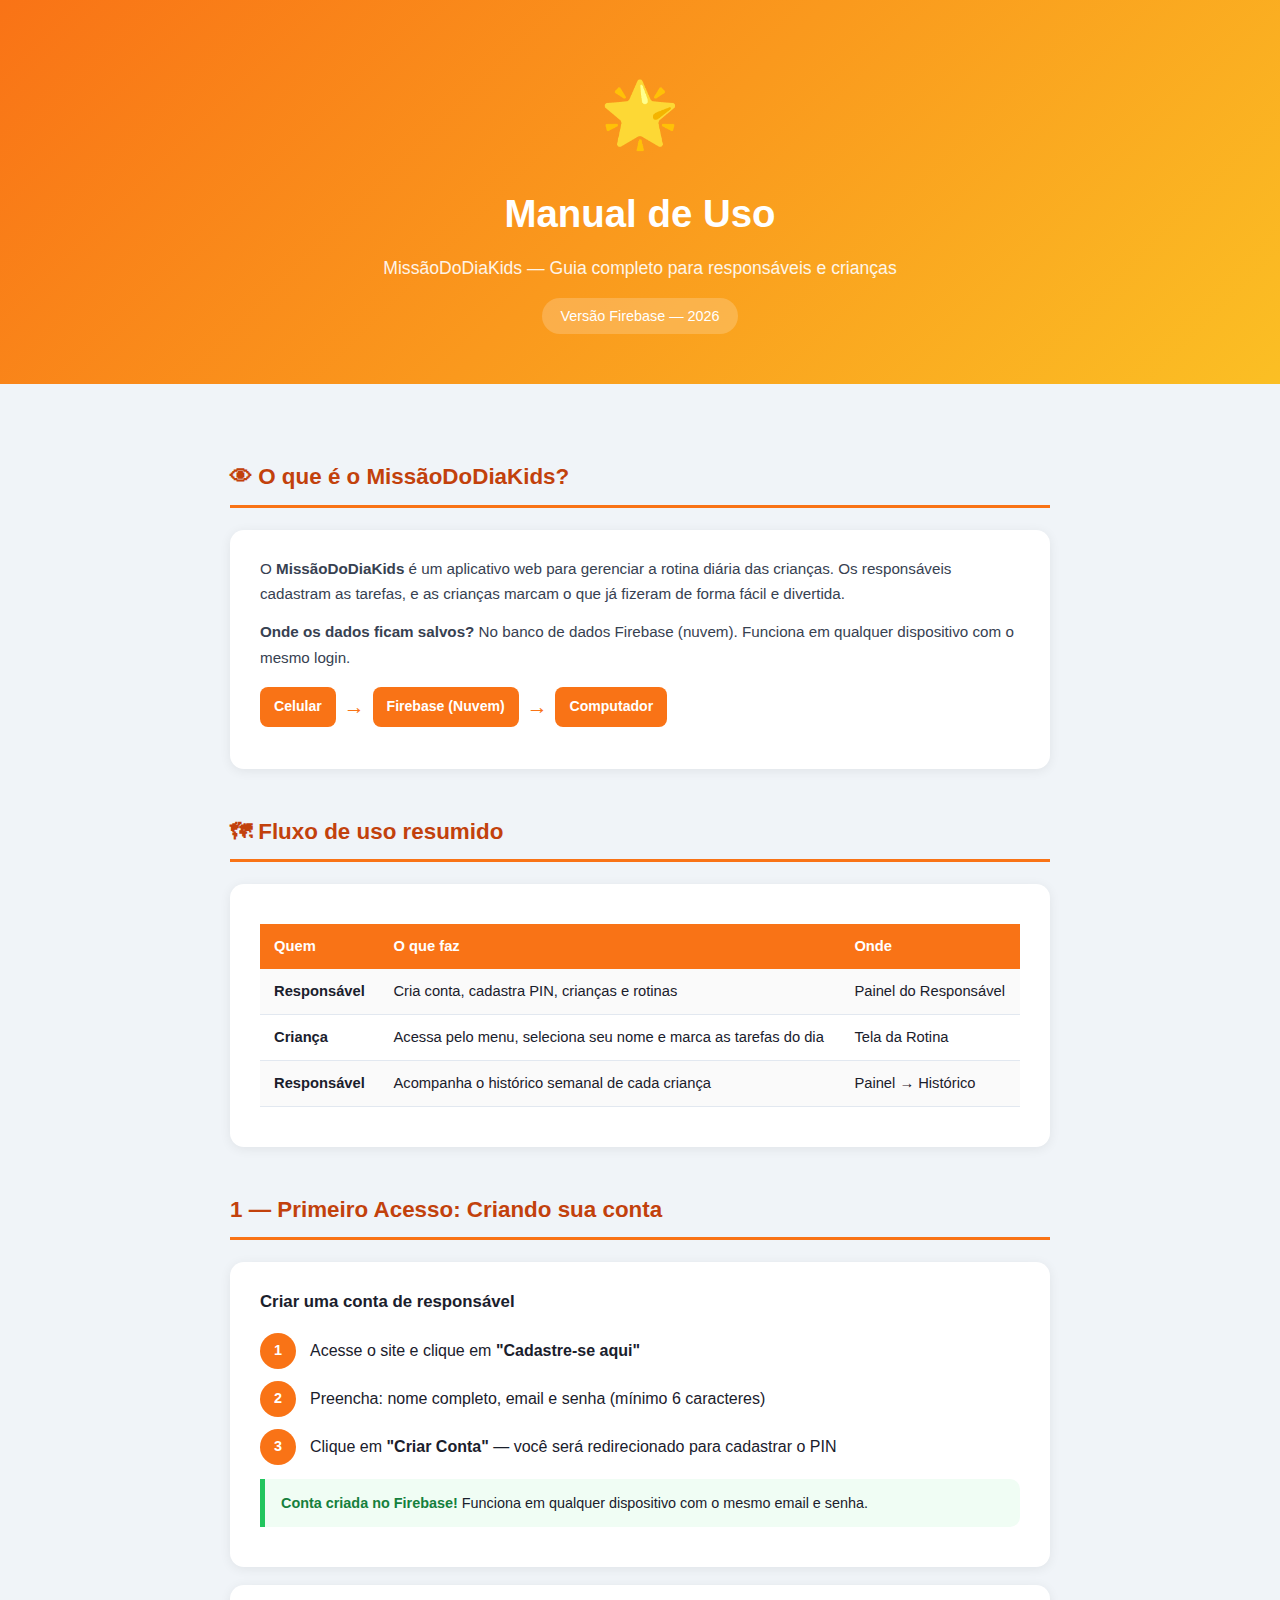
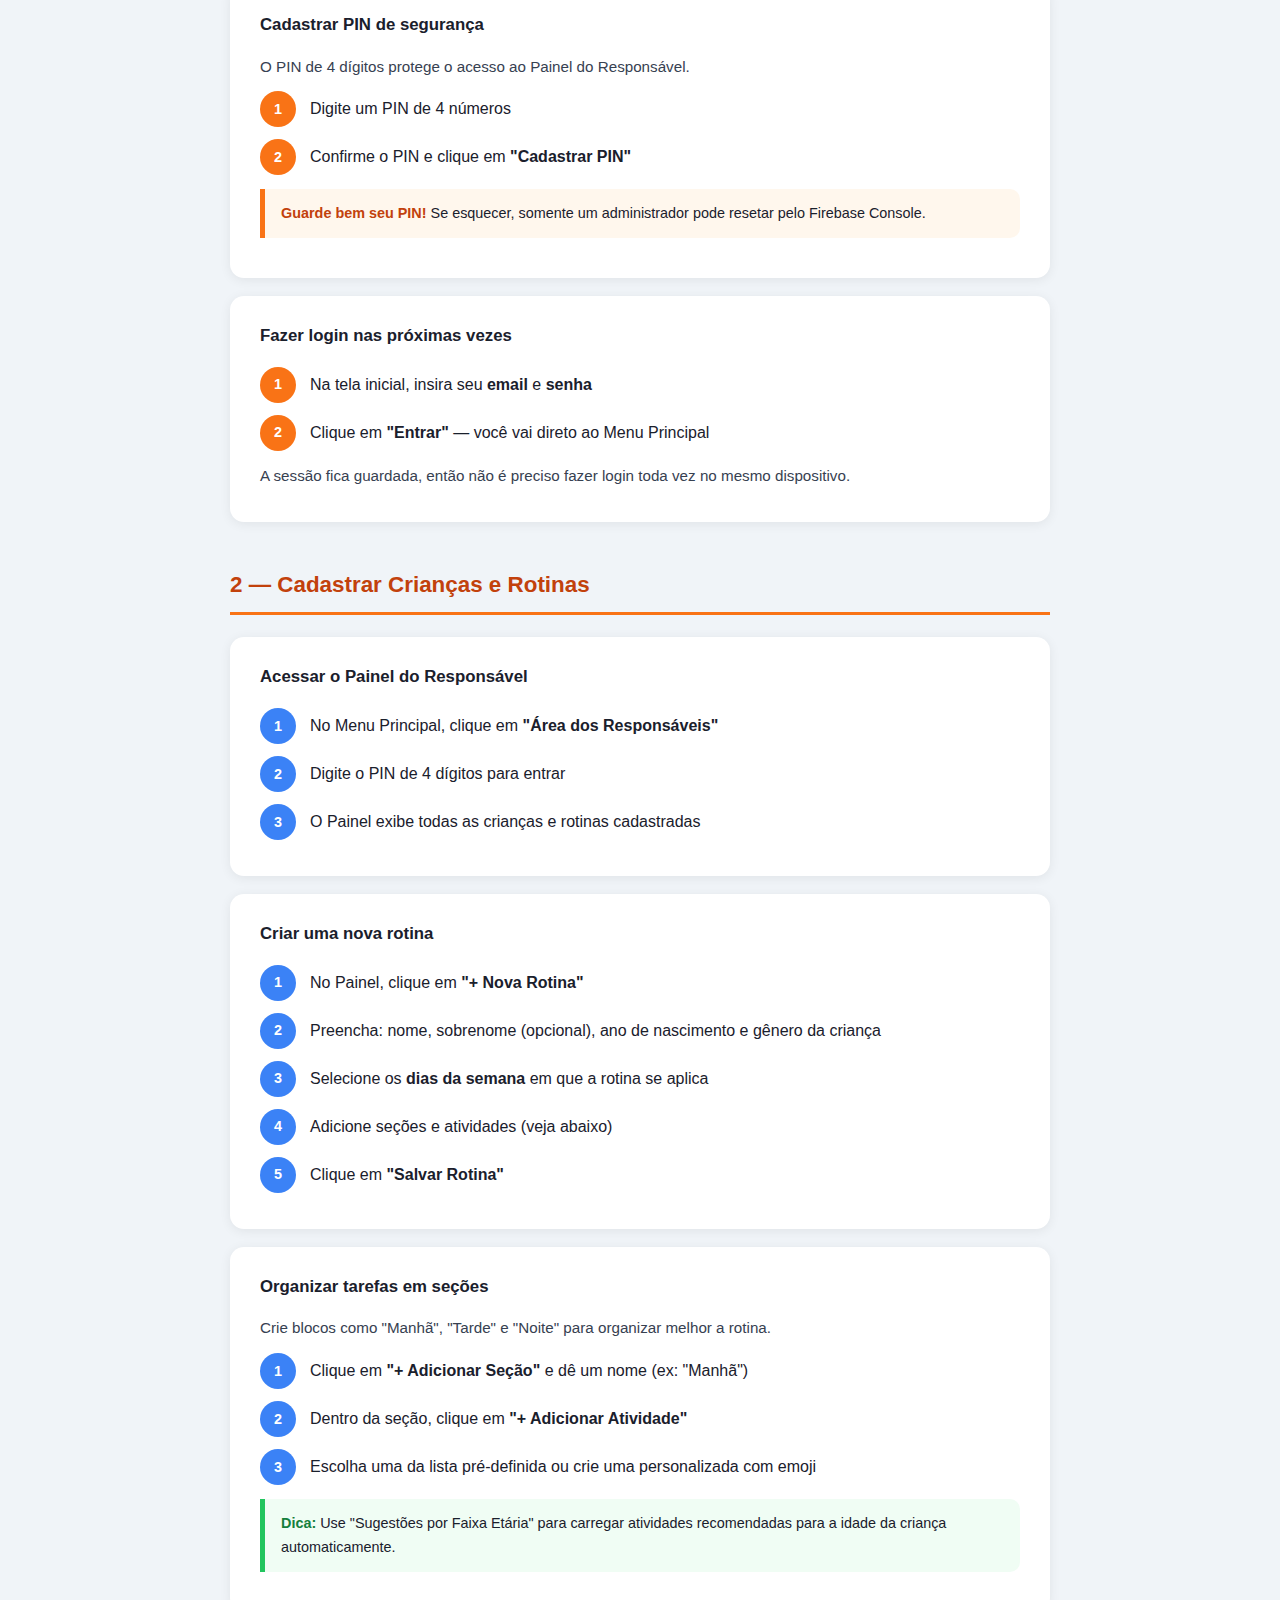
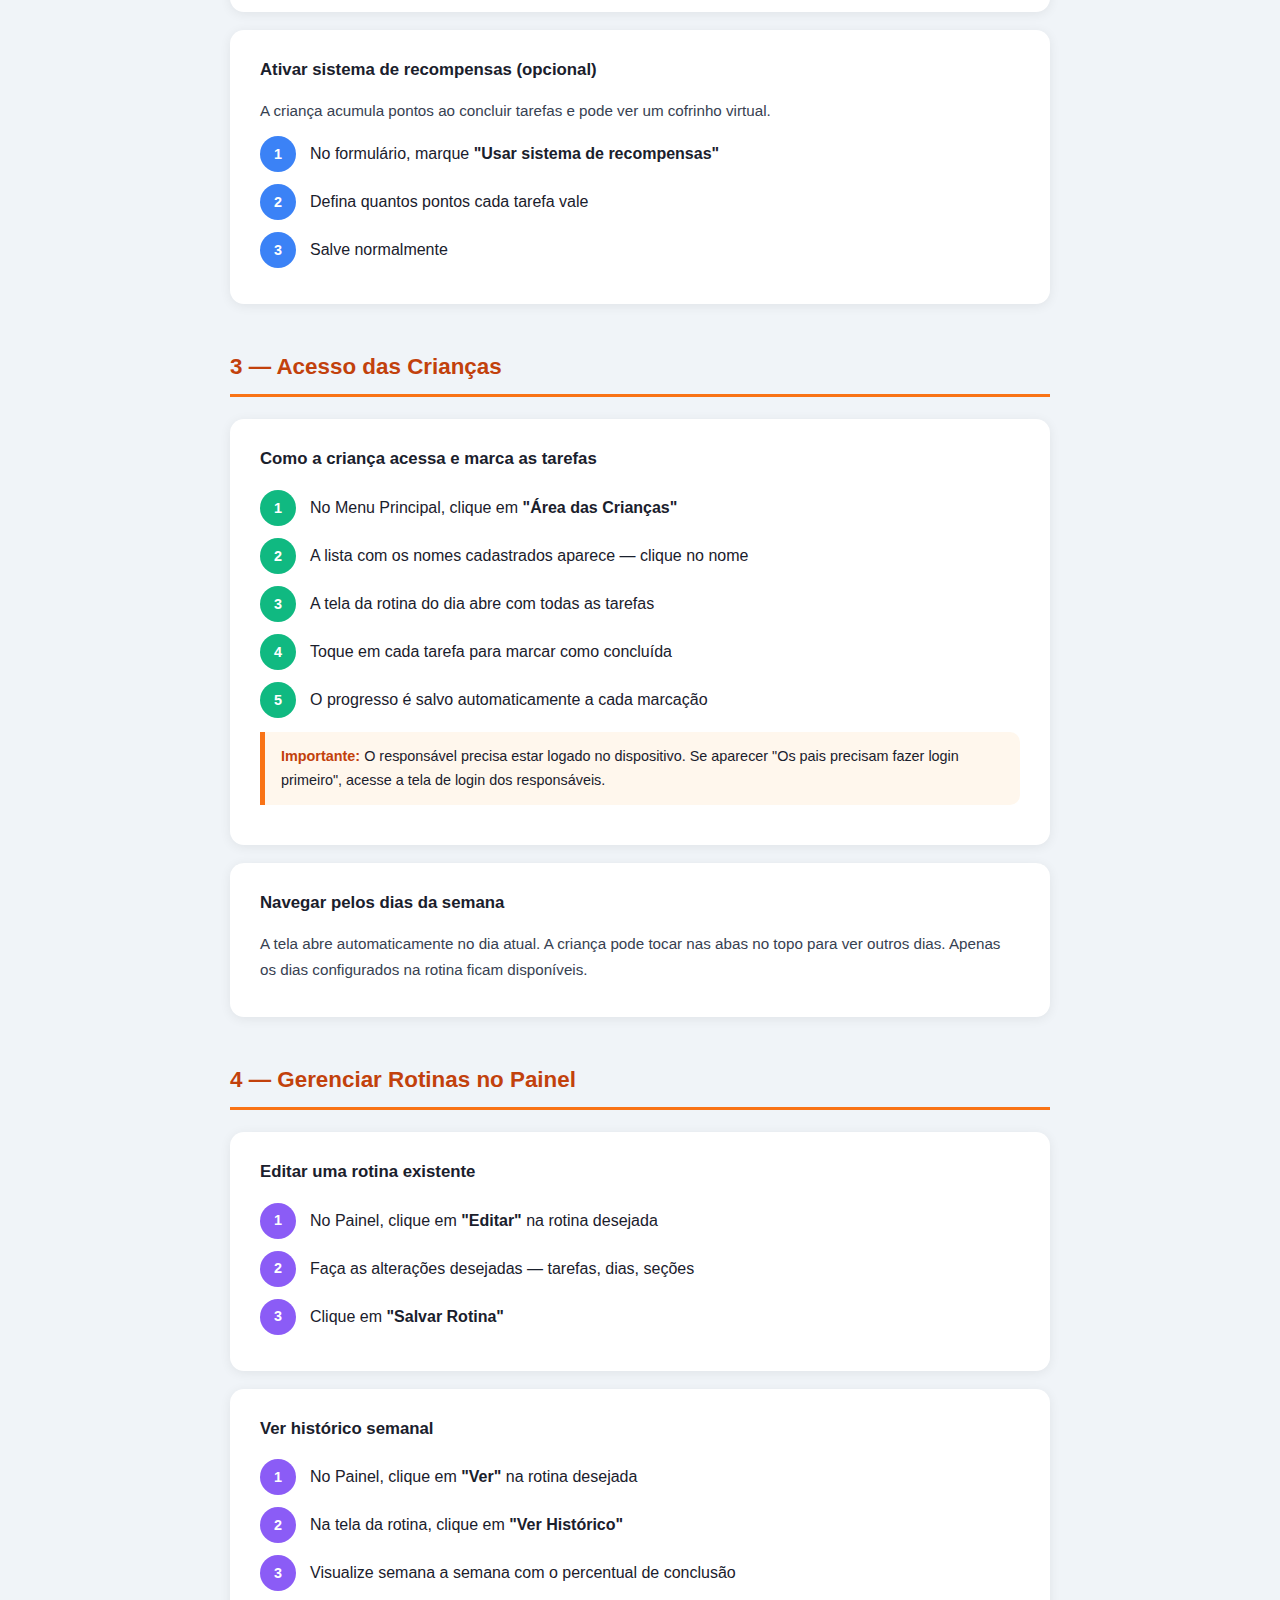
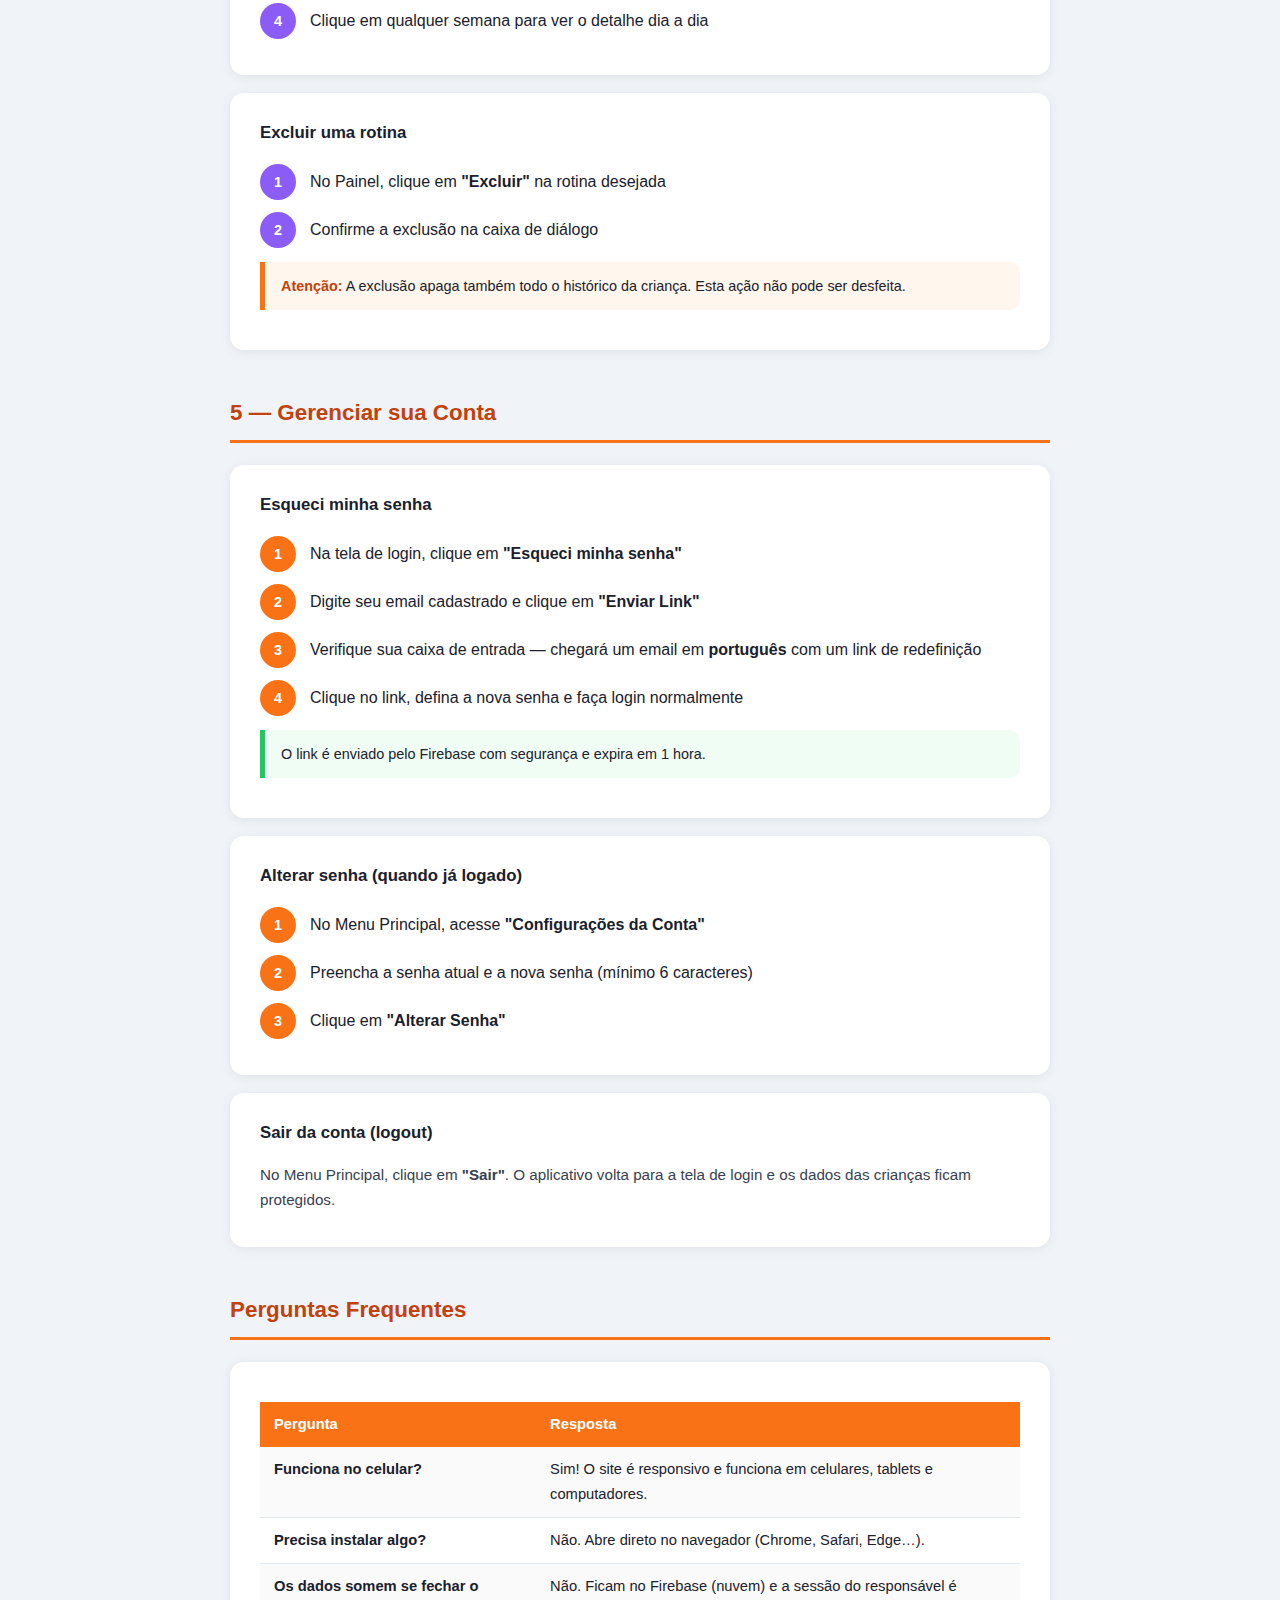
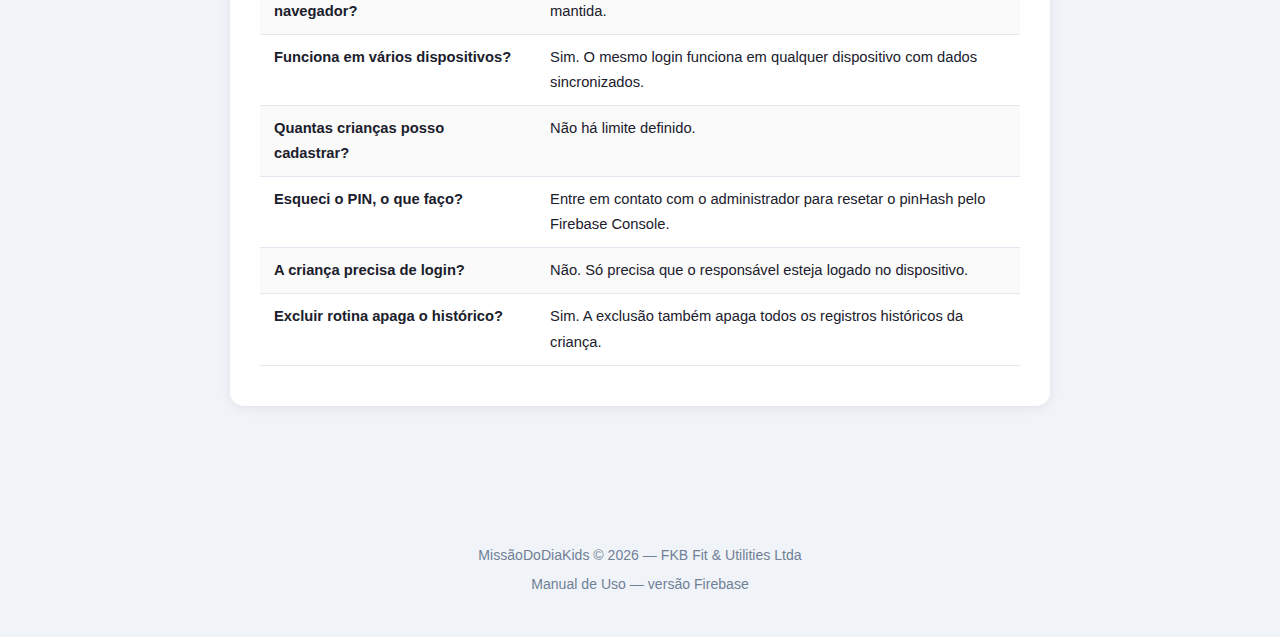
<file: MANUAL_DE_USUARIO.html>
﻿<!DOCTYPE html>
<html lang="pt-BR">
<head>
<meta charset="UTF-8">
<meta name="viewport" content="width=device-width, initial-scale=1.0">
<title>Manual de Uso — MissãoDoDiaKids</title>
<style>
  * { box-sizing: border-box; margin: 0; padding: 0; }
  body { font-family: "Segoe UI", Arial, sans-serif; background: #f0f4f8; color: #1a202c; line-height: 1.7; }
  .capa { background: linear-gradient(135deg, #f97316 0%, #fbbf24 100%); color: white; text-align: center; padding: 60px 20px 50px; }
  .capa .icon { font-size: 4rem; margin-bottom: 12px; }
  .capa h1 { font-size: 2.4rem; margin-bottom: 8px; }
  .capa p  { font-size: 1.1rem; opacity: .9; }
  .badge { display: inline-block; background: rgba(255,255,255,.2); border-radius: 20px; padding: 6px 18px; margin-top: 14px; font-size: .9rem; }
  .wrapper { max-width: 860px; margin: 0 auto; padding: 30px 20px 80px; }
  .secao-titulo { font-size: 1.4rem; color: #c2410c; border-bottom: 3px solid #f97316; padding-bottom: 8px; margin: 44px 0 22px; display: flex; align-items: center; gap: 10px; }
  .card { background: white; border-radius: 14px; padding: 26px 30px; margin-bottom: 18px; box-shadow: 0 2px 12px rgba(0,0,0,.07); }
  .card h3 { font-size: 1.05rem; color: #1a202c; margin-bottom: 14px; }
  .card p, .card li { font-size: .95rem; color: #374151; margin-bottom: 8px; }
  .passo-grid { display: grid; grid-template-columns: 36px 1fr; gap: 0 14px; align-items: start; margin: 10px 0; }
  .num { background: #f97316; color: white; width: 36px; height: 36px; border-radius: 50%; display: flex; align-items: center; justify-content: center; font-weight: bold; font-size: .9rem; flex-shrink: 0; margin-top: 2px; }
  .num-azul  { background: #3b82f6; }
  .num-verde { background: #10b981; }
  .num-roxo  { background: #8b5cf6; }
  .txt { padding-top: 6px; }
  .alerta { background: #fff7ed; border-left: 5px solid #f97316; border-radius: 0 10px 10px 0; padding: 12px 16px; margin: 14px 0; font-size: .9rem; }
  .alerta strong { color: #c2410c; }
  .ok { background: #f0fdf4; border-left: 5px solid #22c55e; border-radius: 0 10px 10px 0; padding: 12px 16px; margin: 14px 0; font-size: .9rem; }
  .ok strong { color: #15803d; }
  .flow { display: flex; flex-wrap: wrap; gap: 8px; align-items: center; margin: 16px 0; }
  .flow-item { background: #f97316; color: white; border-radius: 8px; padding: 8px 14px; font-size: .88rem; font-weight: bold; }
  .flow-arrow { color: #f97316; font-size: 1.3rem; font-weight: bold; }
  table { width: 100%; border-collapse: collapse; margin: 14px 0; font-size: .92rem; }
  th { background: #f97316; color: white; padding: 10px 14px; text-align: left; }
  td { padding: 10px 14px; border-bottom: 1px solid #e2e8f0; vertical-align: top; }
  tr:nth-child(even) td { background: #fafafa; }
  footer { text-align: center; padding: 40px 20px; color: #718096; font-size: .88rem; }
  @media (max-width:600px) { .capa h1 { font-size: 1.7rem; } .card { padding: 18px 16px; } }
</style>
</head>
<body>

<div class="capa">
  <div class="icon">&#127775;</div>
  <h1>Manual de Uso</h1>
  <p>MissãoDoDiaKids — Guia completo para responsáveis e crianças</p>
  <div class="badge">Versão Firebase — 2026</div>
</div>

<div class="wrapper">

  <h2 class="secao-titulo">&#128065; O que é o MissãoDoDiaKids?</h2>
  <div class="card">
    <p>O <strong>MissãoDoDiaKids</strong> é um aplicativo web para gerenciar a rotina diária das crianças. Os responsáveis cadastram as tarefas, e as crianças marcam o que já fizeram de forma fácil e divertida.</p>
    <p style="margin-top:12px"><strong>Onde os dados ficam salvos?</strong> No banco de dados Firebase (nuvem). Funciona em qualquer dispositivo com o mesmo login.</p>
    <div class="flow">
      <div class="flow-item">Celular</div>
      <div class="flow-arrow">→</div>
      <div class="flow-item">Firebase (Nuvem)</div>
      <div class="flow-arrow">→</div>
      <div class="flow-item">Computador</div>
    </div>
  </div>

  <h2 class="secao-titulo">&#128506; Fluxo de uso resumido</h2>
  <div class="card">
    <table>
      <tr><th>Quem</th><th>O que faz</th><th>Onde</th></tr>
      <tr><td><strong>Responsável</strong></td><td>Cria conta, cadastra PIN, crianças e rotinas</td><td>Painel do Responsável</td></tr>
      <tr><td><strong>Criança</strong></td><td>Acessa pelo menu, seleciona seu nome e marca as tarefas do dia</td><td>Tela da Rotina</td></tr>
      <tr><td><strong>Responsável</strong></td><td>Acompanha o histórico semanal de cada criança</td><td>Painel → Histórico</td></tr>
    </table>
  </div>

  <!-- PARTE 1 -->
  <h2 class="secao-titulo">1 — Primeiro Acesso: Criando sua conta</h2>

  <div class="card">
    <h3>Criar uma conta de responsável</h3>
    <div class="passo-grid"><div class="num">1</div><div class="txt">Acesse o site e clique em <strong>"Cadastre-se aqui"</strong></div></div>
    <div class="passo-grid"><div class="num">2</div><div class="txt">Preencha: nome completo, email e senha (mínimo 6 caracteres)</div></div>
    <div class="passo-grid"><div class="num">3</div><div class="txt">Clique em <strong>"Criar Conta"</strong> — você será redirecionado para cadastrar o PIN</div></div>
    <div class="ok"><strong>Conta criada no Firebase!</strong> Funciona em qualquer dispositivo com o mesmo email e senha.</div>
  </div>

  <div class="card">
    <h3>Cadastrar PIN de segurança</h3>
    <p>O PIN de 4 dígitos protege o acesso ao Painel do Responsável.</p>
    <div class="passo-grid"><div class="num">1</div><div class="txt">Digite um PIN de 4 números</div></div>
    <div class="passo-grid"><div class="num">2</div><div class="txt">Confirme o PIN e clique em <strong>"Cadastrar PIN"</strong></div></div>
    <div class="alerta"><strong>Guarde bem seu PIN!</strong> Se esquecer, somente um administrador pode resetar pelo Firebase Console.</div>
  </div>

  <div class="card">
    <h3>Fazer login nas próximas vezes</h3>
    <div class="passo-grid"><div class="num">1</div><div class="txt">Na tela inicial, insira seu <strong>email</strong> e <strong>senha</strong></div></div>
    <div class="passo-grid"><div class="num">2</div><div class="txt">Clique em <strong>"Entrar"</strong> — você vai direto ao Menu Principal</div></div>
    <p style="margin-top:12px">A sessão fica guardada, então não é preciso fazer login toda vez no mesmo dispositivo.</p>
  </div>

  <!-- PARTE 2 -->
  <h2 class="secao-titulo">2 — Cadastrar Crianças e Rotinas</h2>

  <div class="card">
    <h3>Acessar o Painel do Responsável</h3>
    <div class="passo-grid"><div class="num num-azul">1</div><div class="txt">No Menu Principal, clique em <strong>"Área dos Responsáveis"</strong></div></div>
    <div class="passo-grid"><div class="num num-azul">2</div><div class="txt">Digite o PIN de 4 dígitos para entrar</div></div>
    <div class="passo-grid"><div class="num num-azul">3</div><div class="txt">O Painel exibe todas as crianças e rotinas cadastradas</div></div>
  </div>

  <div class="card">
    <h3>Criar uma nova rotina</h3>
    <div class="passo-grid"><div class="num num-azul">1</div><div class="txt">No Painel, clique em <strong>"+ Nova Rotina"</strong></div></div>
    <div class="passo-grid"><div class="num num-azul">2</div><div class="txt">Preencha: nome, sobrenome (opcional), ano de nascimento e gênero da criança</div></div>
    <div class="passo-grid"><div class="num num-azul">3</div><div class="txt">Selecione os <strong>dias da semana</strong> em que a rotina se aplica</div></div>
    <div class="passo-grid"><div class="num num-azul">4</div><div class="txt">Adicione seções e atividades (veja abaixo)</div></div>
    <div class="passo-grid"><div class="num num-azul">5</div><div class="txt">Clique em <strong>"Salvar Rotina"</strong></div></div>
  </div>

  <div class="card">
    <h3>Organizar tarefas em seções</h3>
    <p>Crie blocos como "Manhã", "Tarde" e "Noite" para organizar melhor a rotina.</p>
    <div class="passo-grid"><div class="num num-azul">1</div><div class="txt">Clique em <strong>"+ Adicionar Seção"</strong> e dê um nome (ex: "Manhã")</div></div>
    <div class="passo-grid"><div class="num num-azul">2</div><div class="txt">Dentro da seção, clique em <strong>"+ Adicionar Atividade"</strong></div></div>
    <div class="passo-grid"><div class="num num-azul">3</div><div class="txt">Escolha uma da lista pré-definida ou crie uma personalizada com emoji</div></div>
    <div class="ok"><strong>Dica:</strong> Use "Sugestões por Faixa Etária" para carregar atividades recomendadas para a idade da criança automaticamente.</div>
  </div>

  <div class="card">
    <h3>Ativar sistema de recompensas (opcional)</h3>
    <p>A criança acumula pontos ao concluir tarefas e pode ver um cofrinho virtual.</p>
    <div class="passo-grid"><div class="num num-azul">1</div><div class="txt">No formulário, marque <strong>"Usar sistema de recompensas"</strong></div></div>
    <div class="passo-grid"><div class="num num-azul">2</div><div class="txt">Defina quantos pontos cada tarefa vale</div></div>
    <div class="passo-grid"><div class="num num-azul">3</div><div class="txt">Salve normalmente</div></div>
  </div>

  <!-- PARTE 3 -->
  <h2 class="secao-titulo">3 — Acesso das Crianças</h2>

  <div class="card">
    <h3>Como a criança acessa e marca as tarefas</h3>
    <div class="passo-grid"><div class="num num-verde">1</div><div class="txt">No Menu Principal, clique em <strong>"Área das Crianças"</strong></div></div>
    <div class="passo-grid"><div class="num num-verde">2</div><div class="txt">A lista com os nomes cadastrados aparece — clique no nome</div></div>
    <div class="passo-grid"><div class="num num-verde">3</div><div class="txt">A tela da rotina do dia abre com todas as tarefas</div></div>
    <div class="passo-grid"><div class="num num-verde">4</div><div class="txt">Toque em cada tarefa para marcar como concluída</div></div>
    <div class="passo-grid"><div class="num num-verde">5</div><div class="txt">O progresso é salvo automaticamente a cada marcação</div></div>
    <div class="alerta"><strong>Importante:</strong> O responsável precisa estar logado no dispositivo. Se aparecer "Os pais precisam fazer login primeiro", acesse a tela de login dos responsáveis.</div>
  </div>

  <div class="card">
    <h3>Navegar pelos dias da semana</h3>
    <p>A tela abre automaticamente no dia atual. A criança pode tocar nas abas no topo para ver outros dias. Apenas os dias configurados na rotina ficam disponíveis.</p>
  </div>

  <!-- PARTE 4 -->
  <h2 class="secao-titulo">4 — Gerenciar Rotinas no Painel</h2>

  <div class="card">
    <h3>Editar uma rotina existente</h3>
    <div class="passo-grid"><div class="num num-roxo">1</div><div class="txt">No Painel, clique em <strong>"Editar"</strong> na rotina desejada</div></div>
    <div class="passo-grid"><div class="num num-roxo">2</div><div class="txt">Faça as alterações desejadas — tarefas, dias, seções</div></div>
    <div class="passo-grid"><div class="num num-roxo">3</div><div class="txt">Clique em <strong>"Salvar Rotina"</strong></div></div>
  </div>

  <div class="card">
    <h3>Ver histórico semanal</h3>
    <div class="passo-grid"><div class="num num-roxo">1</div><div class="txt">No Painel, clique em <strong>"Ver"</strong> na rotina desejada</div></div>
    <div class="passo-grid"><div class="num num-roxo">2</div><div class="txt">Na tela da rotina, clique em <strong>"Ver Histórico"</strong></div></div>
    <div class="passo-grid"><div class="num num-roxo">3</div><div class="txt">Visualize semana a semana com o percentual de conclusão</div></div>
    <div class="passo-grid"><div class="num num-roxo">4</div><div class="txt">Clique em qualquer semana para ver o detalhe dia a dia</div></div>
  </div>

  <div class="card">
    <h3>Excluir uma rotina</h3>
    <div class="passo-grid"><div class="num num-roxo">1</div><div class="txt">No Painel, clique em <strong>"Excluir"</strong> na rotina desejada</div></div>
    <div class="passo-grid"><div class="num num-roxo">2</div><div class="txt">Confirme a exclusão na caixa de diálogo</div></div>
    <div class="alerta"><strong>Atenção:</strong> A exclusão apaga também todo o histórico da criança. Esta ação não pode ser desfeita.</div>
  </div>

  <!-- PARTE 5 -->
  <h2 class="secao-titulo">5 — Gerenciar sua Conta</h2>

  <div class="card">
    <h3>Esqueci minha senha</h3>
    <div class="passo-grid"><div class="num">1</div><div class="txt">Na tela de login, clique em <strong>"Esqueci minha senha"</strong></div></div>
    <div class="passo-grid"><div class="num">2</div><div class="txt">Digite seu email cadastrado e clique em <strong>"Enviar Link"</strong></div></div>
    <div class="passo-grid"><div class="num">3</div><div class="txt">Verifique sua caixa de entrada — chegará um email em <strong>português</strong> com um link de redefinição</div></div>
    <div class="passo-grid"><div class="num">4</div><div class="txt">Clique no link, defina a nova senha e faça login normalmente</div></div>
    <div class="ok">O link é enviado pelo Firebase com segurança e expira em 1 hora.</div>
  </div>

  <div class="card">
    <h3>Alterar senha (quando já logado)</h3>
    <div class="passo-grid"><div class="num">1</div><div class="txt">No Menu Principal, acesse <strong>"Configurações da Conta"</strong></div></div>
    <div class="passo-grid"><div class="num">2</div><div class="txt">Preencha a senha atual e a nova senha (mínimo 6 caracteres)</div></div>
    <div class="passo-grid"><div class="num">3</div><div class="txt">Clique em <strong>"Alterar Senha"</strong></div></div>
  </div>

  <div class="card">
    <h3>Sair da conta (logout)</h3>
    <p>No Menu Principal, clique em <strong>"Sair"</strong>. O aplicativo volta para a tela de login e os dados das crianças ficam protegidos.</p>
  </div>

  <!-- FAQ -->
  <h2 class="secao-titulo">Perguntas Frequentes</h2>

  <div class="card">
    <table>
      <tr><th>Pergunta</th><th>Resposta</th></tr>
      <tr><td><strong>Funciona no celular?</strong></td><td>Sim! O site é responsivo e funciona em celulares, tablets e computadores.</td></tr>
      <tr><td><strong>Precisa instalar algo?</strong></td><td>Não. Abre direto no navegador (Chrome, Safari, Edge…).</td></tr>
      <tr><td><strong>Os dados somem se fechar o navegador?</strong></td><td>Não. Ficam no Firebase (nuvem) e a sessão do responsável é mantida.</td></tr>
      <tr><td><strong>Funciona em vários dispositivos?</strong></td><td>Sim. O mesmo login funciona em qualquer dispositivo com dados sincronizados.</td></tr>
      <tr><td><strong>Quantas crianças posso cadastrar?</strong></td><td>Não há limite definido.</td></tr>
      <tr><td><strong>Esqueci o PIN, o que faço?</strong></td><td>Entre em contato com o administrador para resetar o pinHash pelo Firebase Console.</td></tr>
      <tr><td><strong>A criança precisa de login?</strong></td><td>Não. Só precisa que o responsável esteja logado no dispositivo.</td></tr>
      <tr><td><strong>Excluir rotina apaga o histórico?</strong></td><td>Sim. A exclusão também apaga todos os registros históricos da criança.</td></tr>
    </table>
  </div>

</div>

<footer>
  <p>MissãoDoDiaKids &copy; 2026 — FKB Fit &amp; Utilities Ltda</p>
  <p style="margin-top:6px;">Manual de Uso — versão Firebase</p>
</footer>

</body>
</html>
</file>
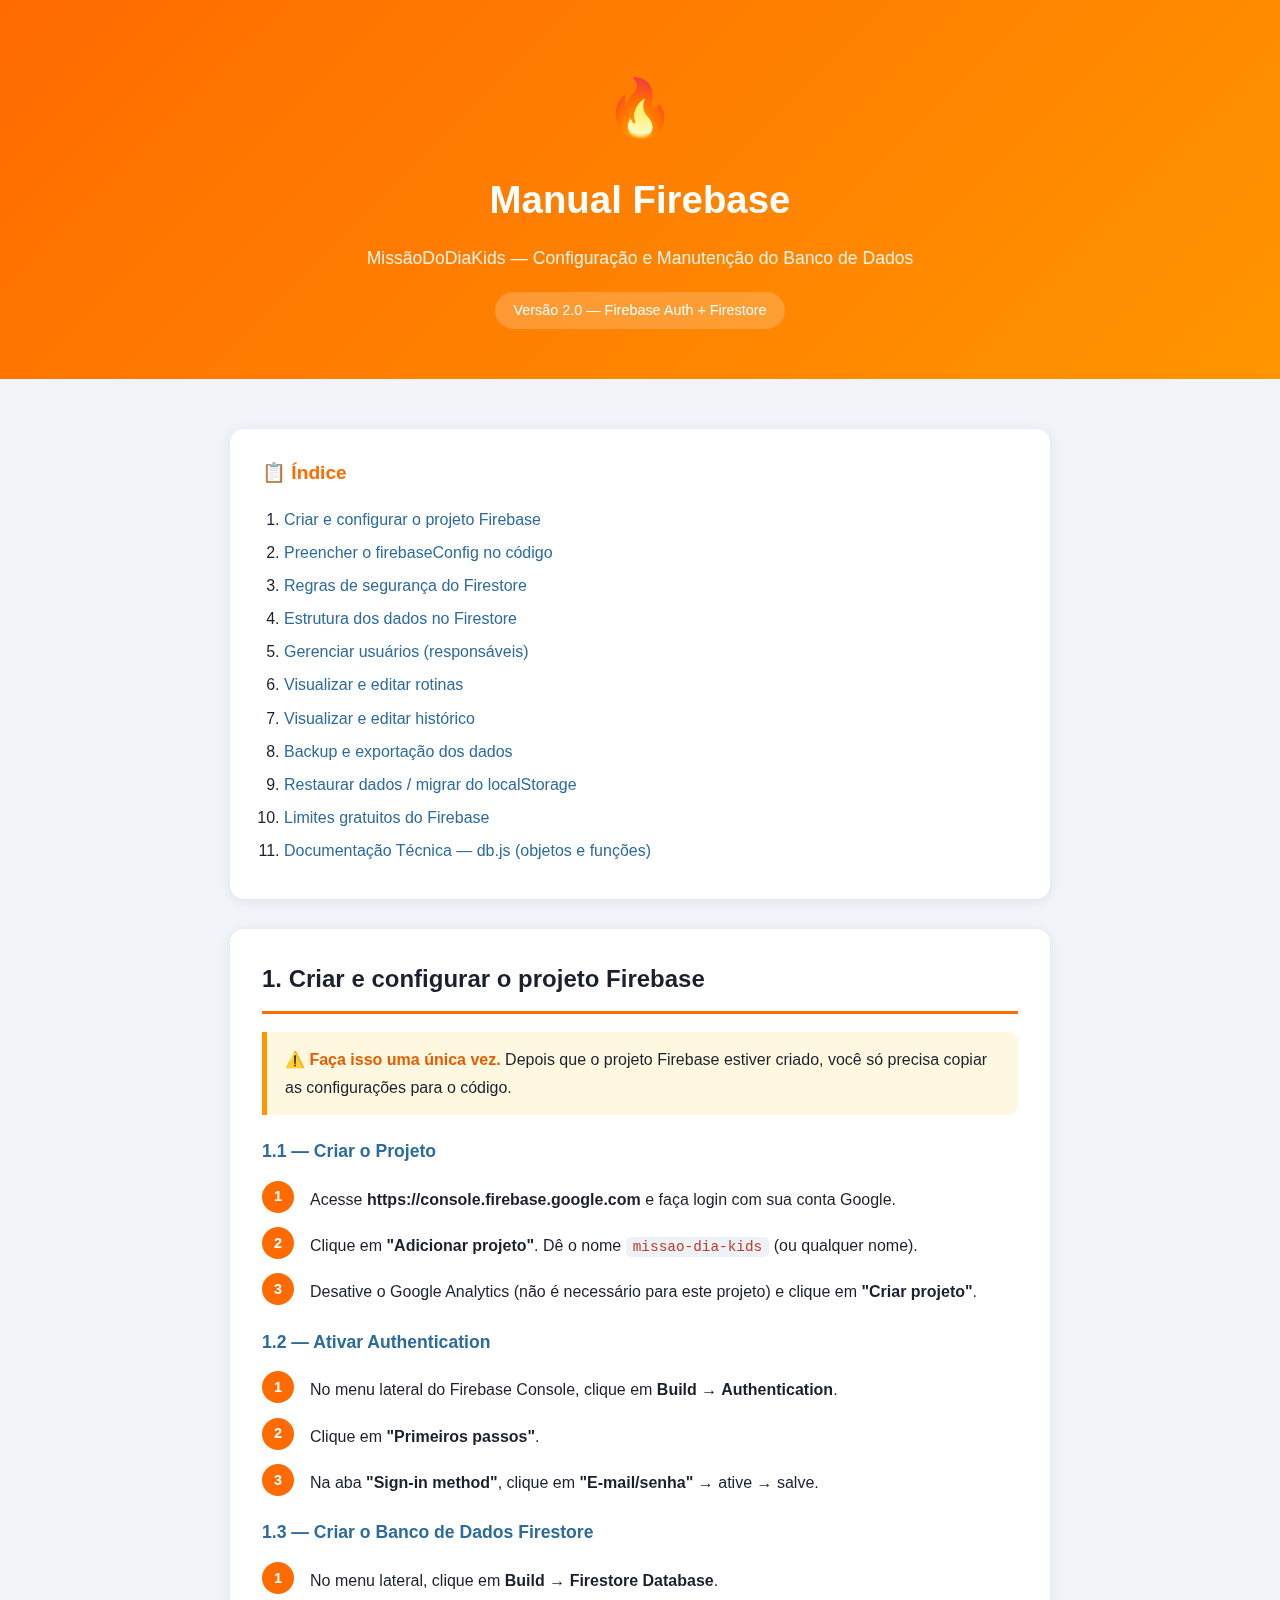
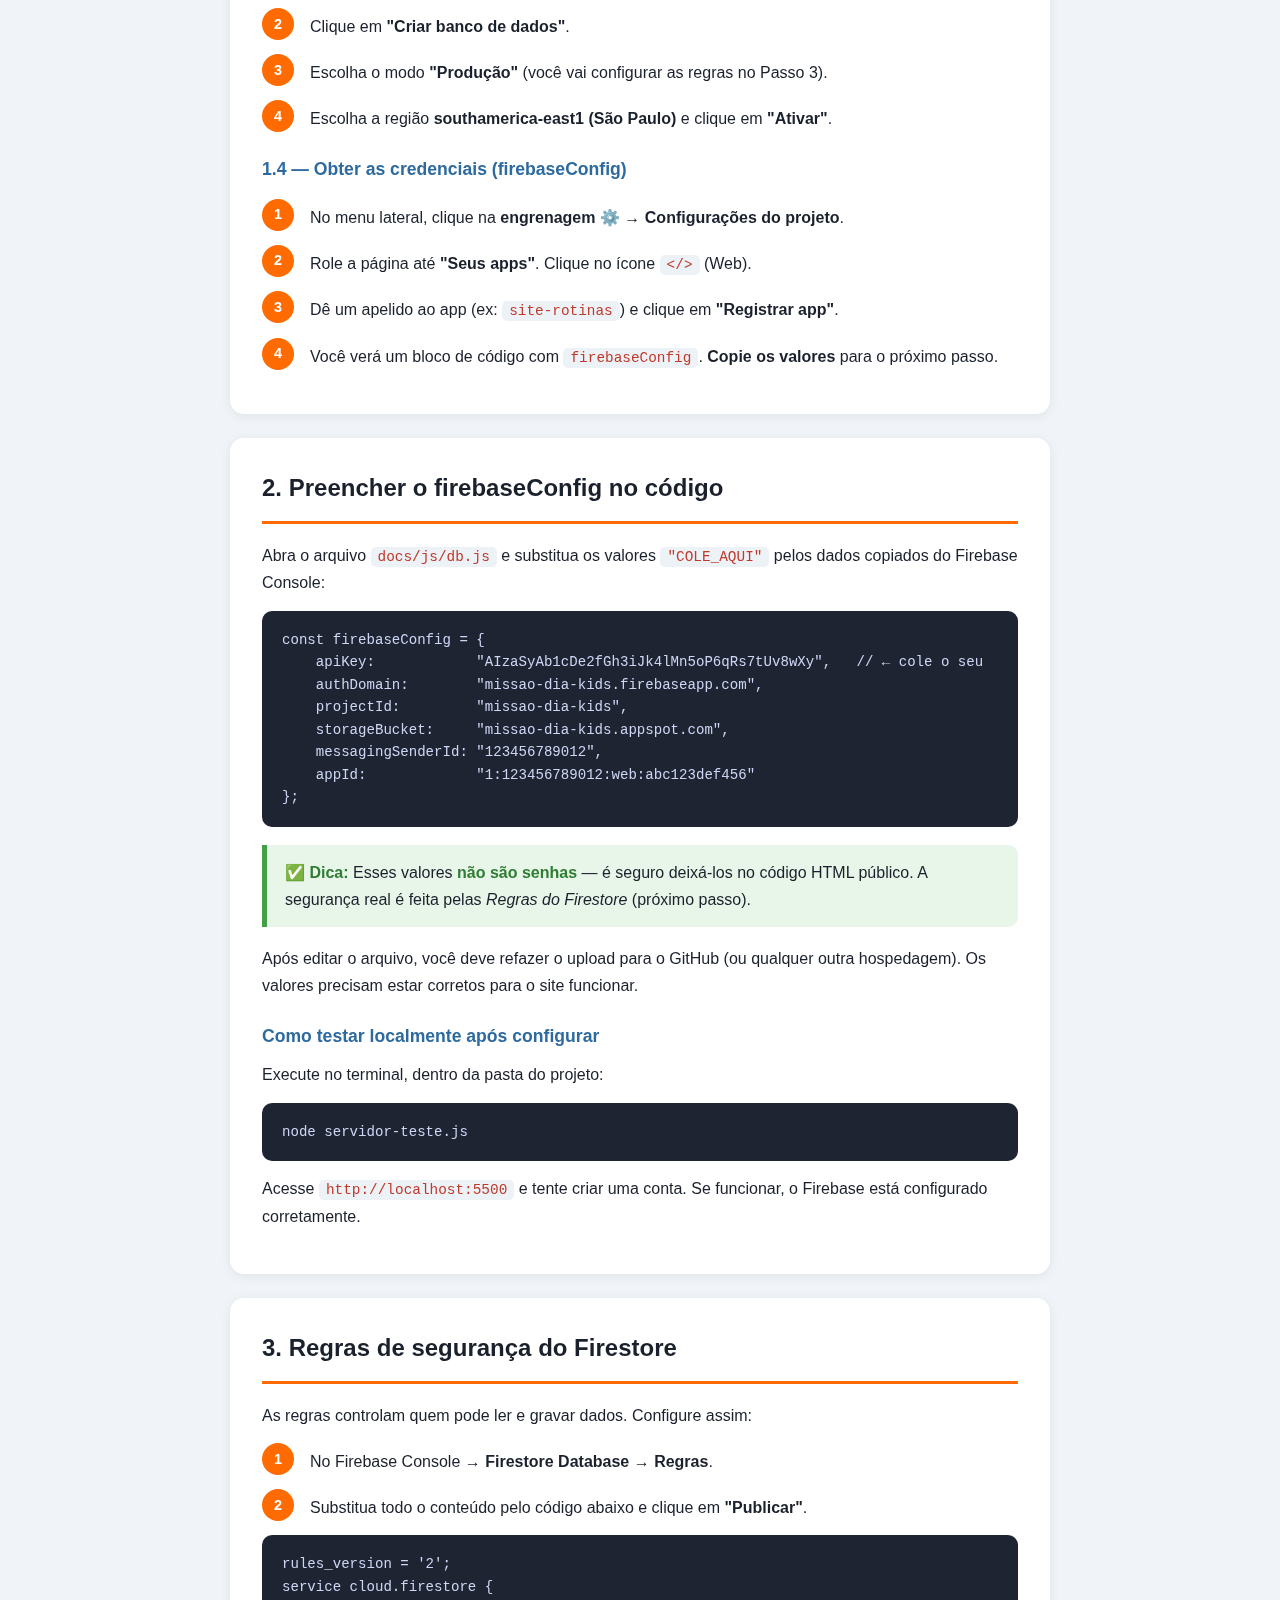
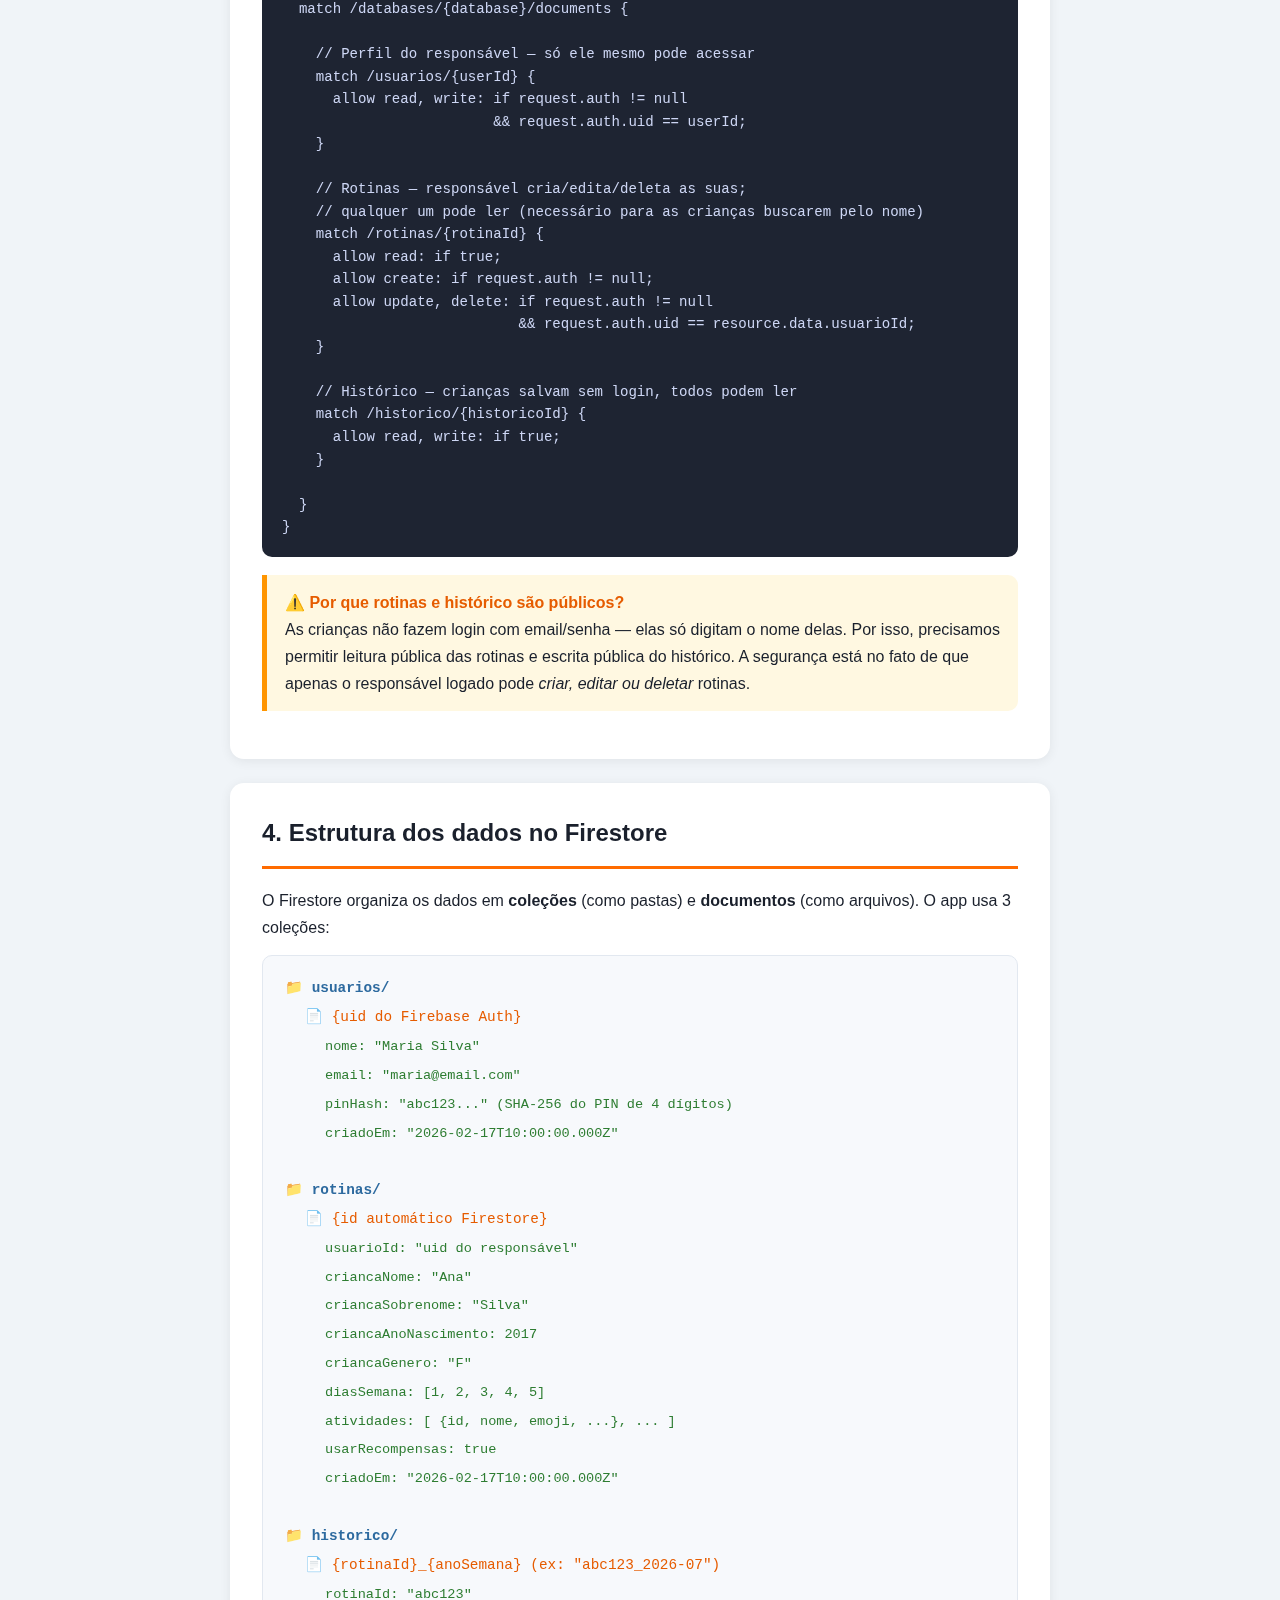
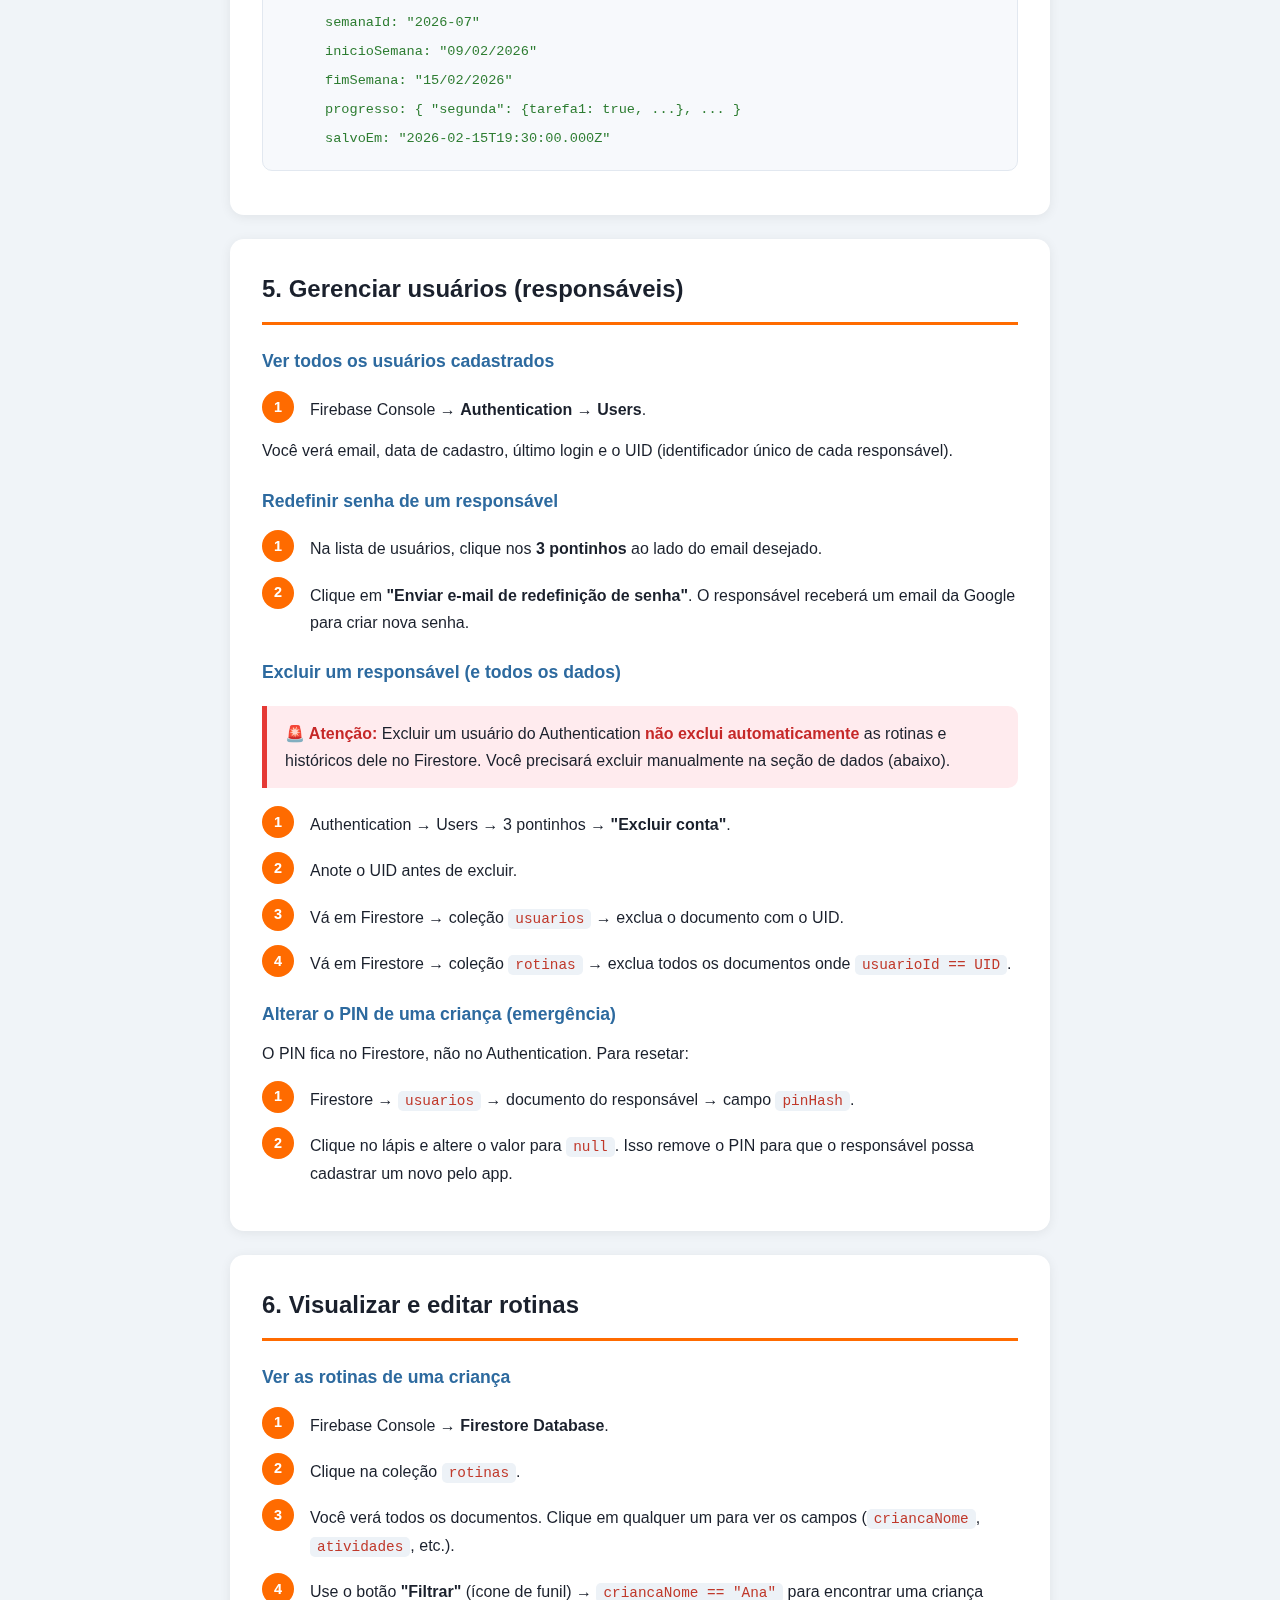
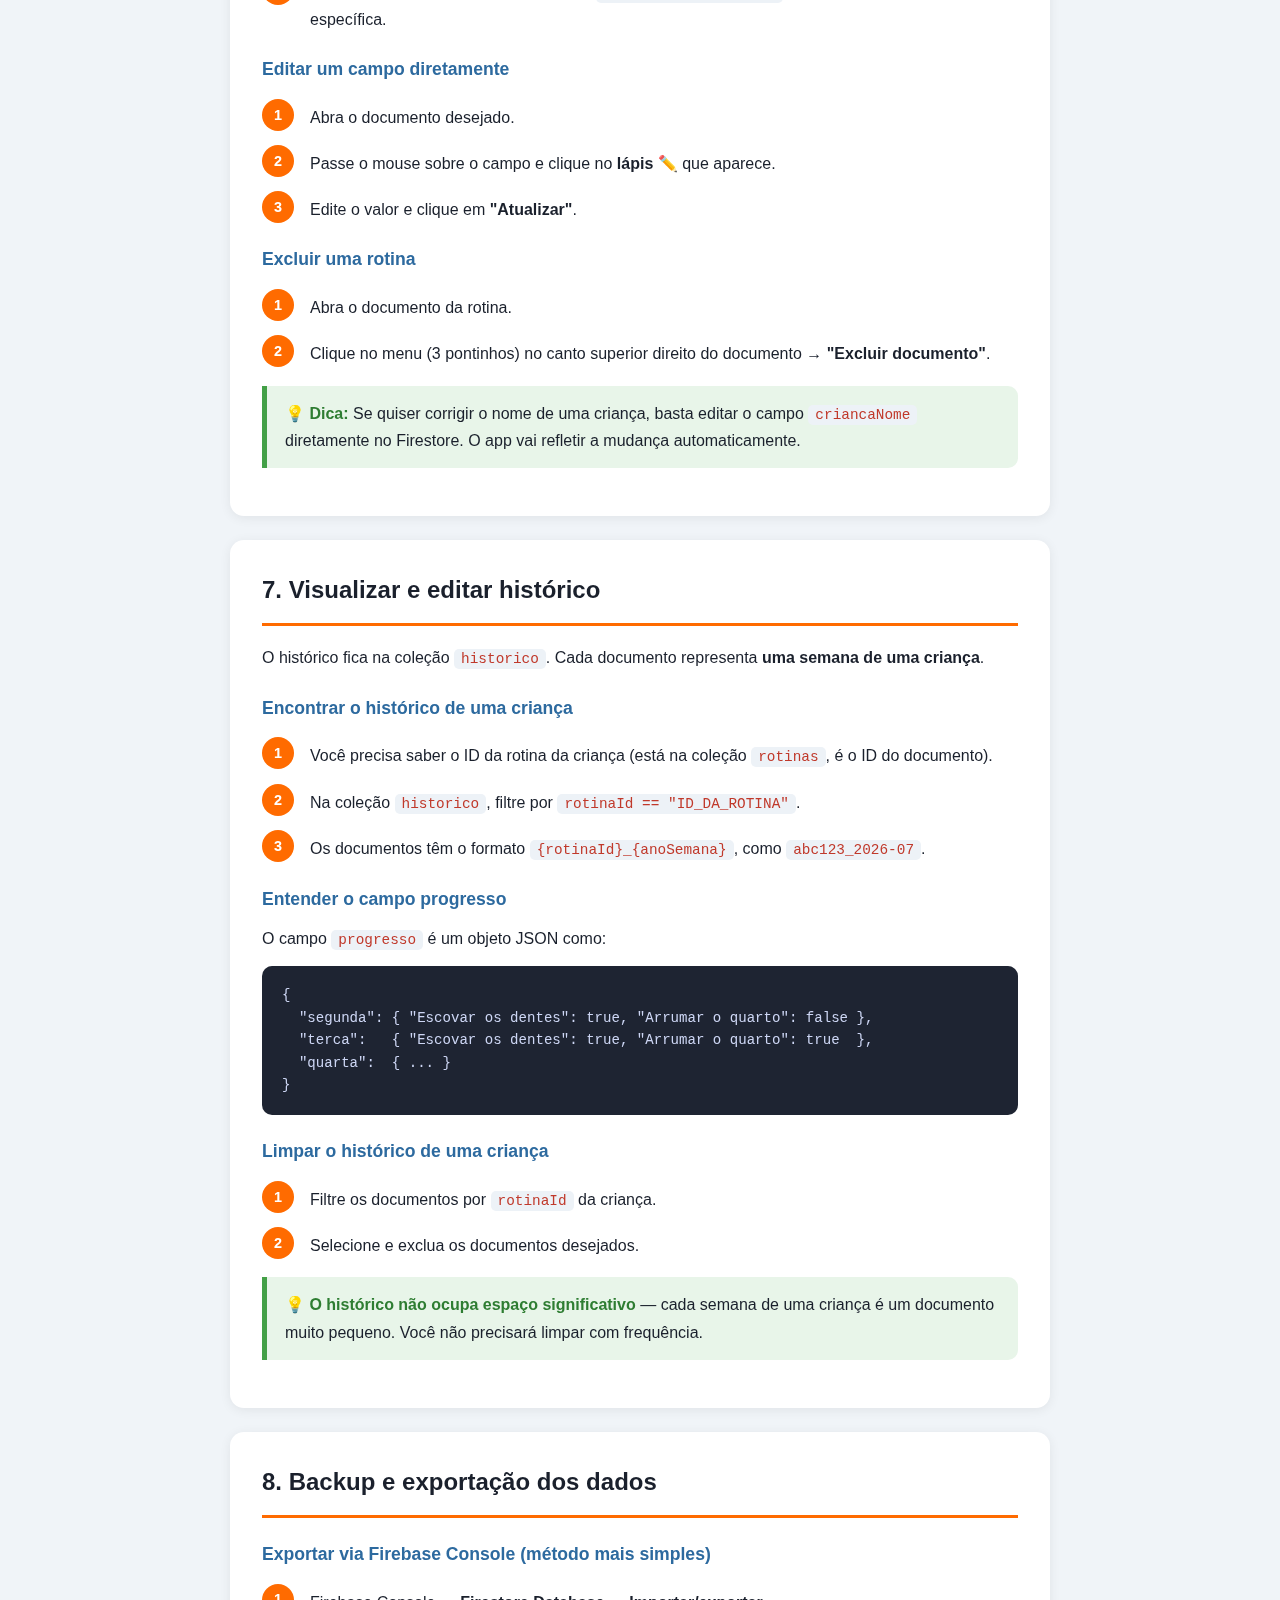
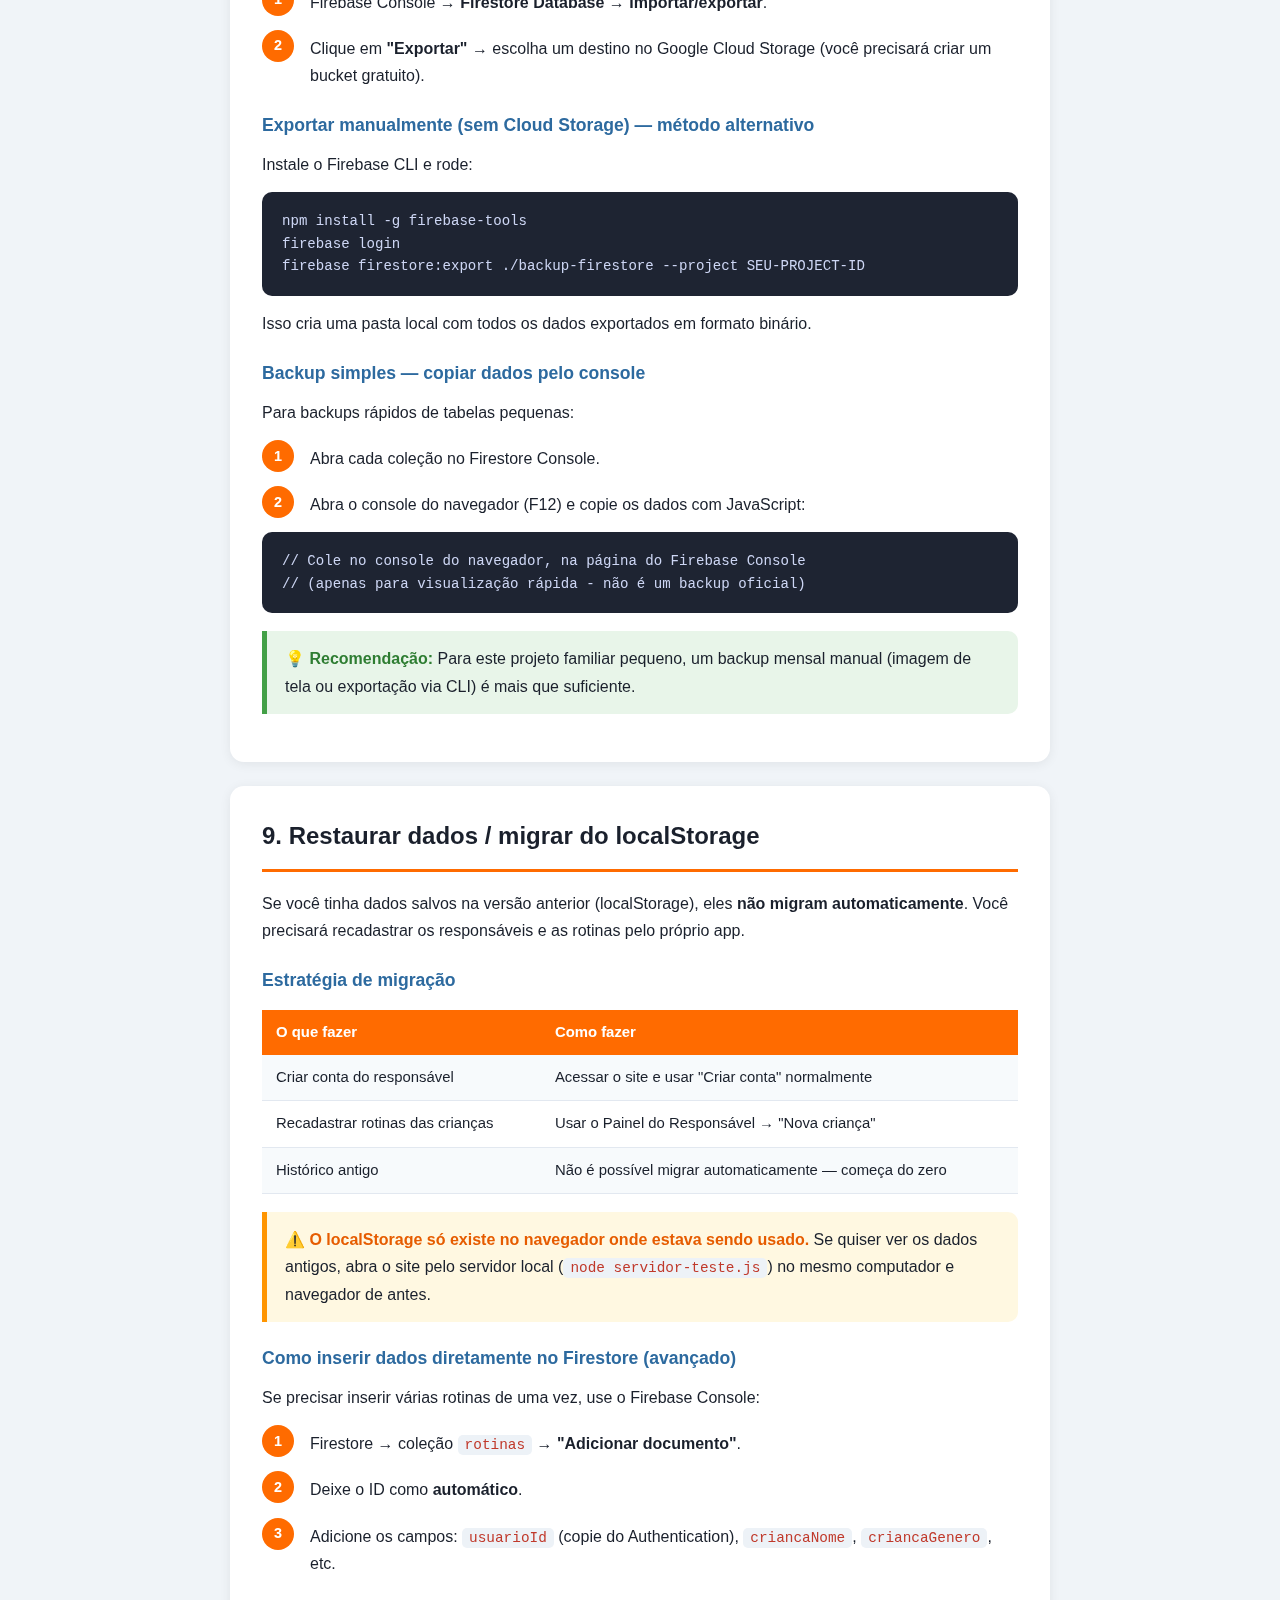
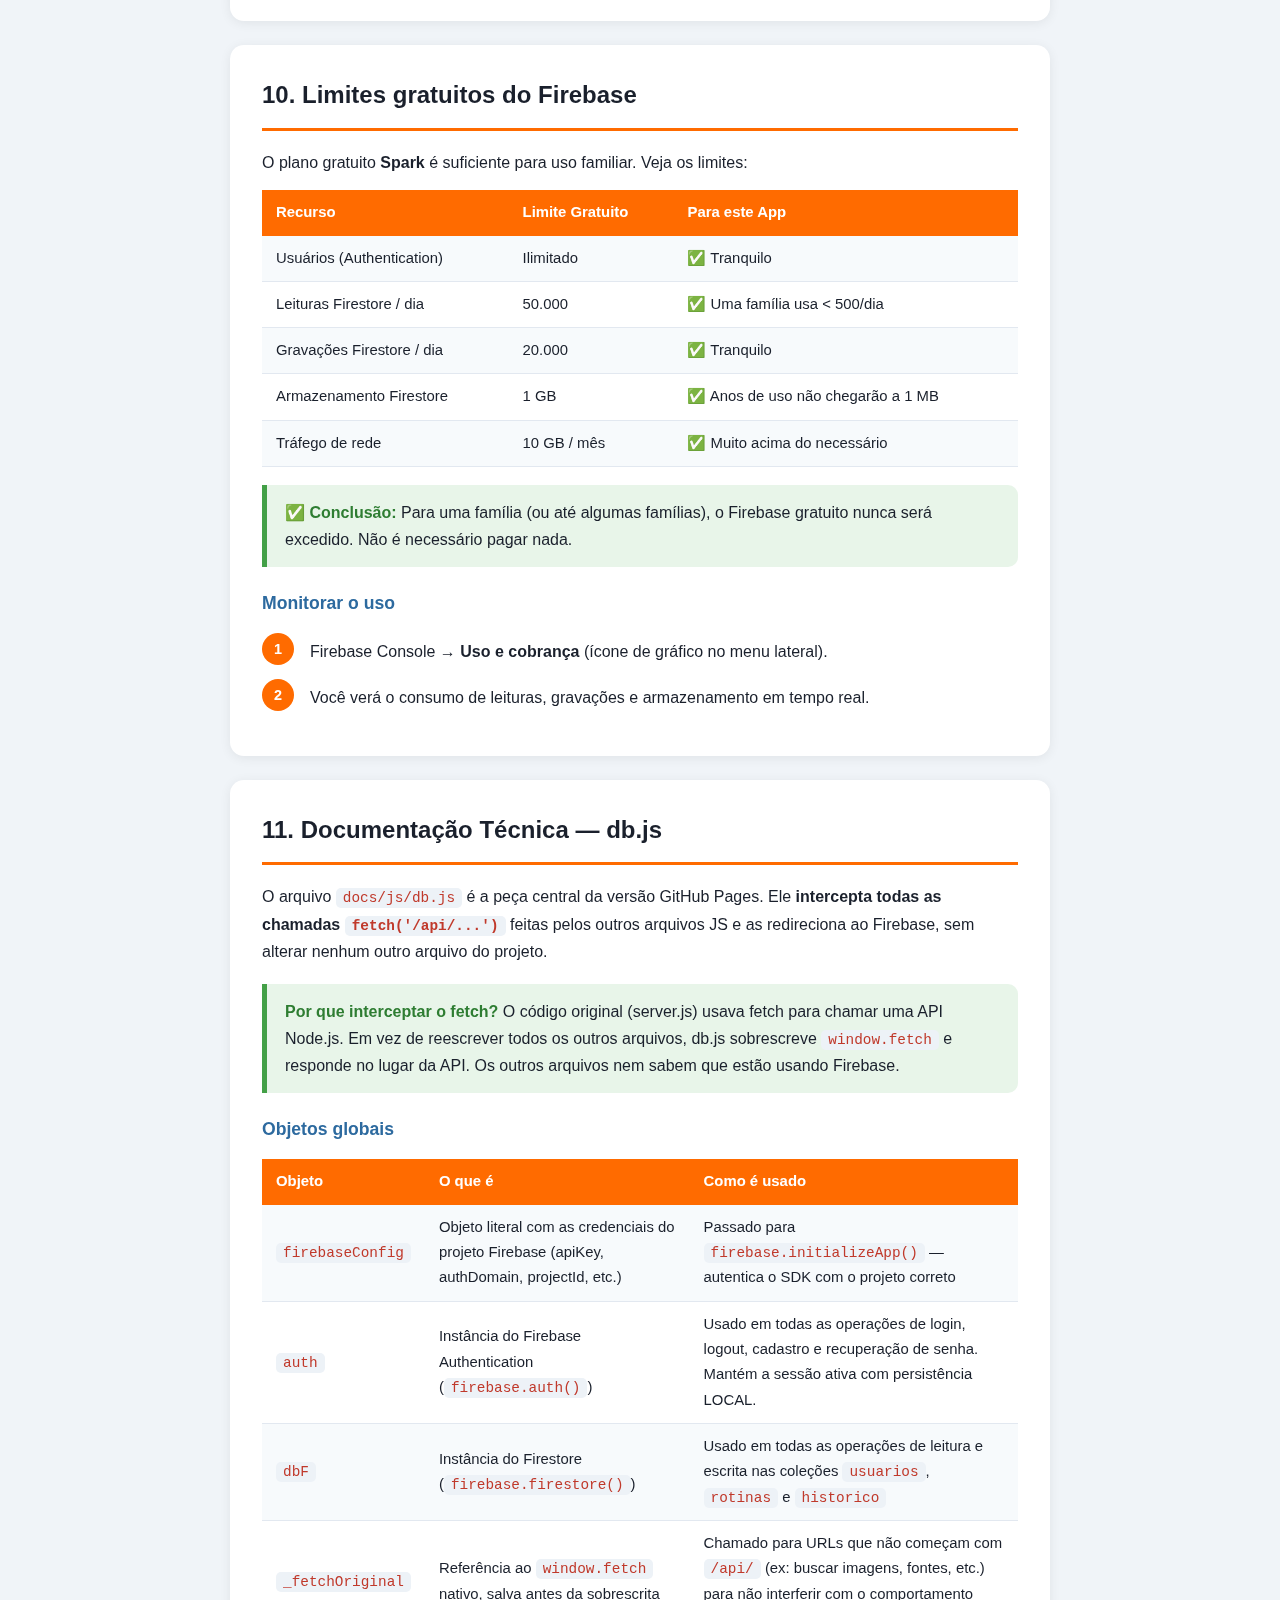
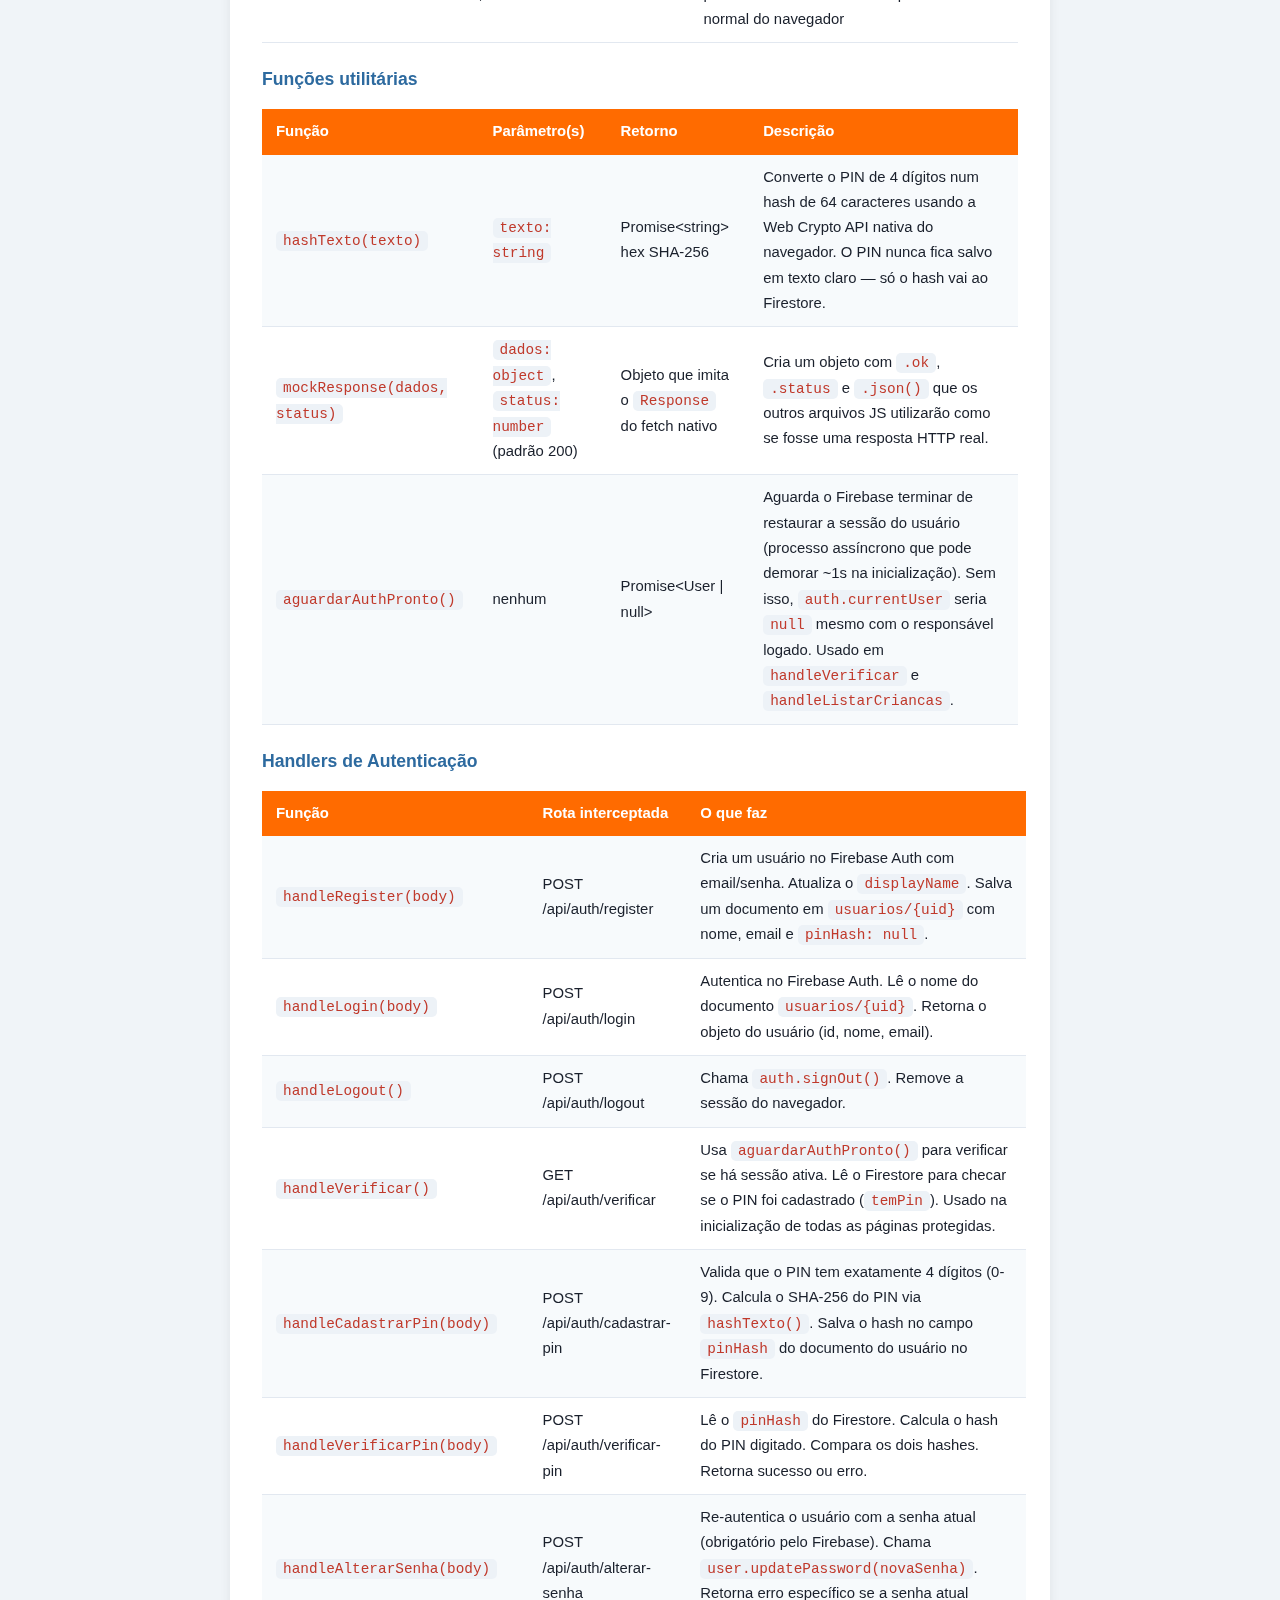
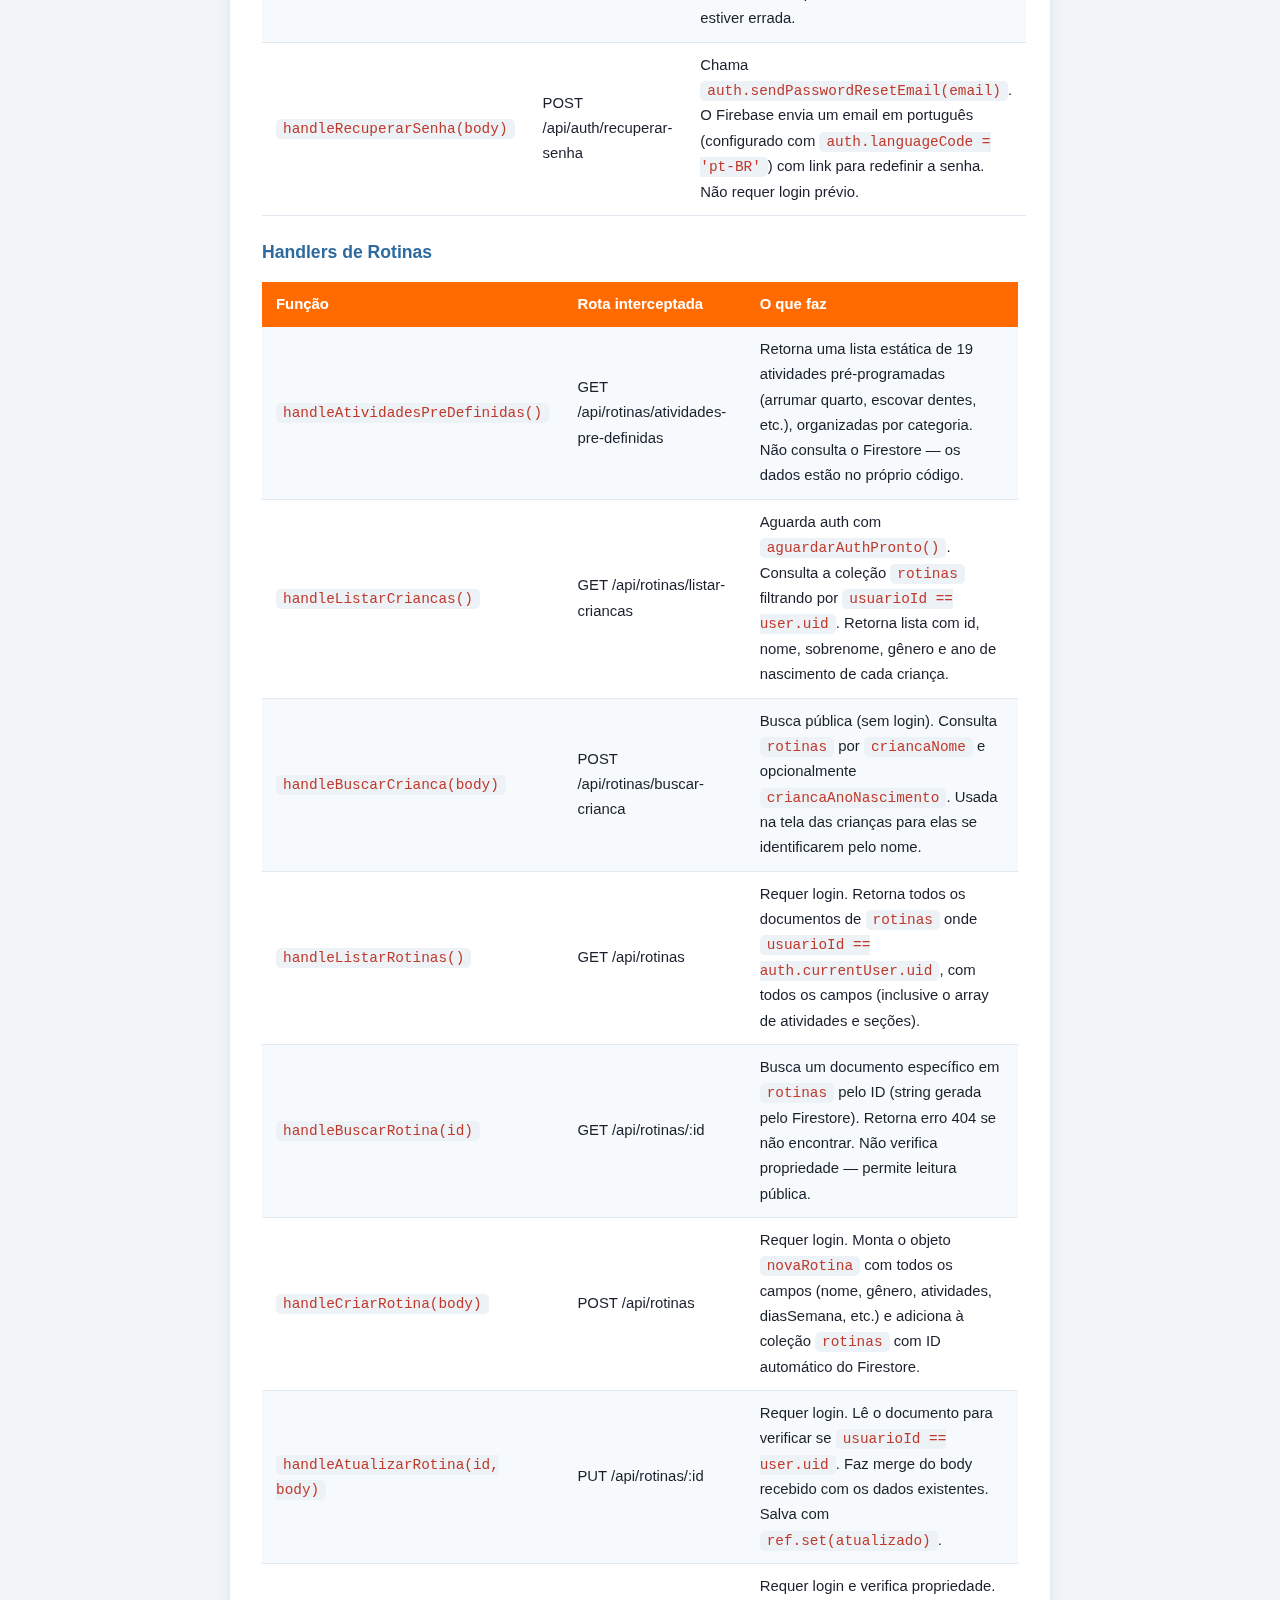
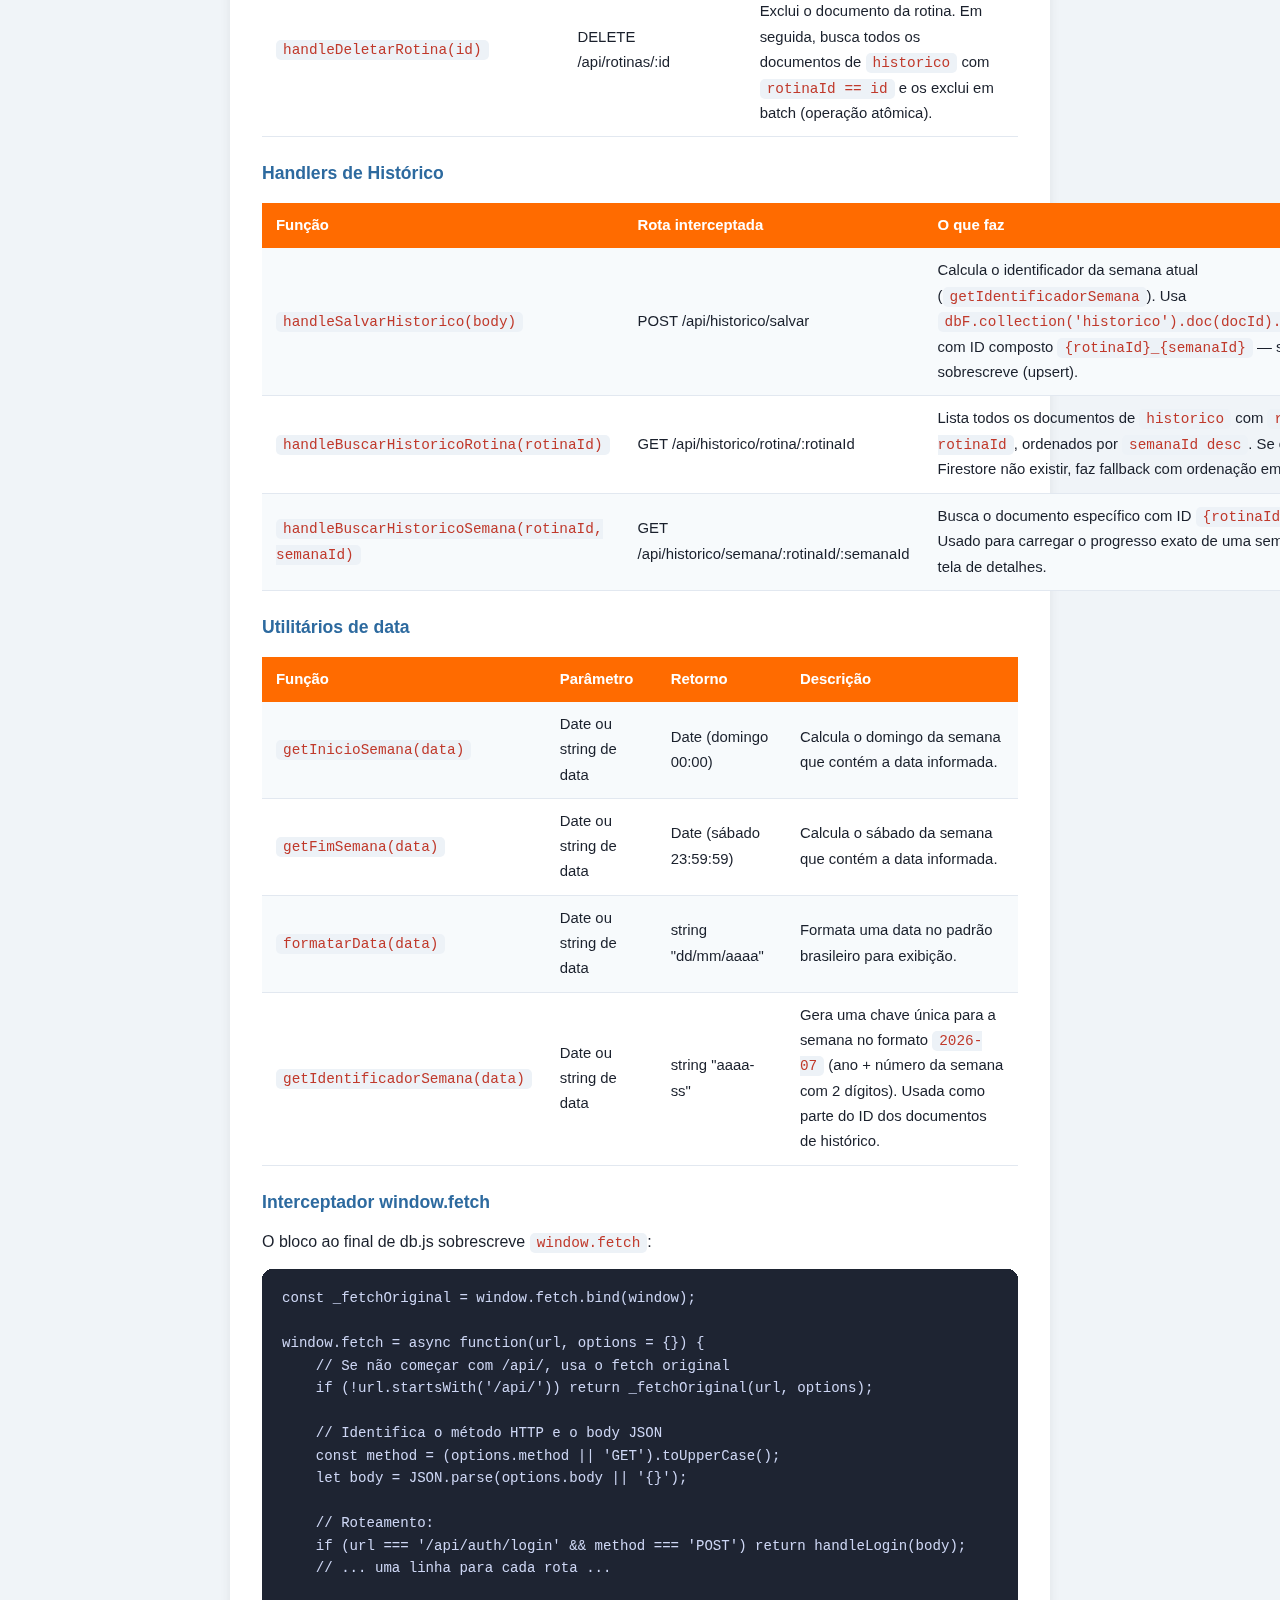
<file: MANUAL_FIREBASE.html>
<!DOCTYPE html>
<html lang="pt-BR">
<head>
<meta charset="UTF-8">
<meta name="viewport" content="width=device-width, initial-scale=1.0">
<title>Manual Firebase — MissãoDoDiaKids</title>
<style>
  * { box-sizing: border-box; margin: 0; padding: 0; }
  body { font-family: 'Segoe UI', Arial, sans-serif; background: #f0f4f8; color: #1a202c; line-height: 1.7; }

  .capa { background: linear-gradient(135deg, #ff6b00 0%, #ff9500 100%); color: white; text-align: center; padding: 60px 20px 50px; }
  .capa h1 { font-size: 2.4rem; margin-bottom: 12px; }
  .capa p  { font-size: 1.1rem; opacity: .9; }
  .badge   { display: inline-block; background: rgba(255,255,255,.2); border-radius: 20px; padding: 6px 18px; margin-top: 18px; font-size: .9rem; }

  .container { max-width: 860px; margin: 0 auto; padding: 20px; }

  /* Índice */
  .indice { background: white; border-radius: 14px; padding: 28px 32px; margin: 30px 0; box-shadow: 0 2px 12px rgba(0,0,0,.07); }
  .indice h2 { color: #ff6b00; margin-bottom: 16px; font-size: 1.2rem; }
  .indice ol { padding-left: 22px; }
  .indice li { margin: 6px 0; }
  .indice a  { color: #2d6a9f; text-decoration: none; }
  .indice a:hover { text-decoration: underline; }

  /* Seções */
  .secao { background: white; border-radius: 14px; padding: 30px 32px; margin: 24px 0; box-shadow: 0 2px 12px rgba(0,0,0,.07); }
  .secao h2 { font-size: 1.5rem; margin-bottom: 18px; padding-bottom: 12px; border-bottom: 3px solid #ff6b00; color: #1a202c; }
  .secao h3 { font-size: 1.1rem; color: #2d6a9f; margin: 22px 0 10px; }
  .secao p  { margin-bottom: 14px; }
  .secao ul, .secao ol { margin: 10px 0 16px 24px; }
  .secao li { margin: 7px 0; }

  /* Aviso destaque */
  .alerta { background: #fff8e1; border-left: 5px solid #ff9500; border-radius: 0 10px 10px 0; padding: 14px 18px; margin: 18px 0; }
  .alerta strong { color: #e65c00; }
  .dica   { background: #e8f5e9; border-left: 5px solid #43a047; border-radius: 0 10px 10px 0; padding: 14px 18px; margin: 18px 0; }
  .dica strong { color: #2e7d32; }
  .perigo { background: #ffebee; border-left: 5px solid #e53935; border-radius: 0 10px 10px 0; padding: 14px 18px; margin: 18px 0; }
  .perigo strong { color: #c62828; }

  /* Código */
  pre { background: #1e2432; color: #cdd6f4; border-radius: 10px; padding: 18px 20px; overflow-x: auto; margin: 14px 0; font-size: .88rem; line-height: 1.6; }
  code { font-family: 'Cascadia Code', 'Consolas', monospace; font-size: .9rem; background: #edf2f7; padding: 2px 7px; border-radius: 5px; color: #c0392b; }

  /* Passos numerados */
  .passo { display: flex; gap: 16px; margin: 14px 0; align-items: flex-start; }
  .num   { background: #ff6b00; color: white; border-radius: 50%; width: 32px; height: 32px; min-width: 32px; display: flex; align-items: center; justify-content: center; font-weight: bold; font-size: .9rem; }
  .passo-txt { flex: 1; padding-top: 5px; }

  /* Tabela */
  table { width: 100%; border-collapse: collapse; margin: 14px 0; font-size: .93rem; }
  th    { background: #ff6b00; color: white; padding: 10px 14px; text-align: left; }
  td    { padding: 10px 14px; border-bottom: 1px solid #e2e8f0; }
  tr:nth-child(even) td { background: #f7fafc; }

  /* Estrutura Firestore */
  .tree { background: #f7f9fc; border: 1px solid #e2e8f0; border-radius: 10px; padding: 18px 22px; font-family: monospace; font-size: .9rem; margin: 14px 0; line-height: 2; }
  .tree .col   { color: #2d6a9f; font-weight: bold; }
  .tree .doc   { color: #e65c00; margin-left: 20px; }
  .tree .field { color: #2e7d32; margin-left: 40px; font-size: .85rem; }

  /* Rodapé */
  footer { text-align: center; padding: 40px 20px; color: #718096; font-size: .88rem; }

  @media (max-width: 600px) {
    .capa h1 { font-size: 1.7rem; }
    .secao, .indice { padding: 20px 18px; }
    pre { font-size: .8rem; }
  }
</style>
</head>
<body>

<div class="capa">
  <div style="font-size:3.5rem; margin-bottom:12px;">🔥</div>
  <h1>Manual Firebase</h1>
  <p>MissãoDoDiaKids — Configuração e Manutenção do Banco de Dados</p>
  <div class="badge">Versão 2.0 — Firebase Auth + Firestore</div>
</div>

<div class="container">

  <!-- ÍNDICE -->
  <div class="indice">
    <h2>📋 Índice</h2>
    <ol>
      <li><a href="#parte1">Criar e configurar o projeto Firebase</a></li>
      <li><a href="#parte2">Preencher o firebaseConfig no código</a></li>
      <li><a href="#parte3">Regras de segurança do Firestore</a></li>
      <li><a href="#parte4">Estrutura dos dados no Firestore</a></li>
      <li><a href="#parte5">Gerenciar usuários (responsáveis)</a></li>
      <li><a href="#parte6">Visualizar e editar rotinas</a></li>
      <li><a href="#parte7">Visualizar e editar histórico</a></li>
      <li><a href="#parte8">Backup e exportação dos dados</a></li>
      <li><a href="#parte9">Restaurar dados / migrar do localStorage</a></li>
      <li><a href="#parte10">Limites gratuitos do Firebase</a></li>
      <li><a href="#parte11">Documentação Técnica — db.js (objetos e funções)</a></li>
    </ol>
  </div>

  <!-- PARTE 1 -->
  <div class="secao" id="parte1">
    <h2>1. Criar e configurar o projeto Firebase</h2>

    <div class="alerta"><strong>⚠️ Faça isso uma única vez.</strong> Depois que o projeto Firebase estiver criado, você só precisa copiar as configurações para o código.</div>

    <h3>1.1 — Criar o Projeto</h3>
    <div class="passo"><div class="num">1</div><div class="passo-txt">Acesse <strong>https://console.firebase.google.com</strong> e faça login com sua conta Google.</div></div>
    <div class="passo"><div class="num">2</div><div class="passo-txt">Clique em <strong>"Adicionar projeto"</strong>. Dê o nome <code>missao-dia-kids</code> (ou qualquer nome).</div></div>
    <div class="passo"><div class="num">3</div><div class="passo-txt">Desative o Google Analytics (não é necessário para este projeto) e clique em <strong>"Criar projeto"</strong>.</div></div>

    <h3>1.2 — Ativar Authentication</h3>
    <div class="passo"><div class="num">1</div><div class="passo-txt">No menu lateral do Firebase Console, clique em <strong>Build → Authentication</strong>.</div></div>
    <div class="passo"><div class="num">2</div><div class="passo-txt">Clique em <strong>"Primeiros passos"</strong>.</div></div>
    <div class="passo"><div class="num">3</div><div class="passo-txt">Na aba <strong>"Sign-in method"</strong>, clique em <strong>"E-mail/senha"</strong> → ative → salve.</div></div>

    <h3>1.3 — Criar o Banco de Dados Firestore</h3>
    <div class="passo"><div class="num">1</div><div class="passo-txt">No menu lateral, clique em <strong>Build → Firestore Database</strong>.</div></div>
    <div class="passo"><div class="num">2</div><div class="passo-txt">Clique em <strong>"Criar banco de dados"</strong>.</div></div>
    <div class="passo"><div class="num">3</div><div class="passo-txt">Escolha o modo <strong>"Produção"</strong> (você vai configurar as regras no Passo 3).</div></div>
    <div class="passo"><div class="num">4</div><div class="passo-txt">Escolha a região <strong>southamerica-east1 (São Paulo)</strong> e clique em <strong>"Ativar"</strong>.</div></div>

    <h3>1.4 — Obter as credenciais (firebaseConfig)</h3>
    <div class="passo"><div class="num">1</div><div class="passo-txt">No menu lateral, clique na <strong>engrenagem ⚙️ → Configurações do projeto</strong>.</div></div>
    <div class="passo"><div class="num">2</div><div class="passo-txt">Role a página até <strong>"Seus apps"</strong>. Clique no ícone <code>&lt;/&gt;</code> (Web).</div></div>
    <div class="passo"><div class="num">3</div><div class="passo-txt">Dê um apelido ao app (ex: <code>site-rotinas</code>) e clique em <strong>"Registrar app"</strong>.</div></div>
    <div class="passo"><div class="num">4</div><div class="passo-txt">Você verá um bloco de código com <code>firebaseConfig</code>. <strong>Copie os valores</strong> para o próximo passo.</div></div>
  </div>

  <!-- PARTE 2 -->
  <div class="secao" id="parte2">
    <h2>2. Preencher o firebaseConfig no código</h2>

    <p>Abra o arquivo <code>docs/js/db.js</code> e substitua os valores <code>"COLE_AQUI"</code> pelos dados copiados do Firebase Console:</p>

    <pre>const firebaseConfig = {
    apiKey:            "AIzaSyAb1cDe2fGh3iJk4lMn5oP6qRs7tUv8wXy",   // ← cole o seu
    authDomain:        "missao-dia-kids.firebaseapp.com",
    projectId:         "missao-dia-kids",
    storageBucket:     "missao-dia-kids.appspot.com",
    messagingSenderId: "123456789012",
    appId:             "1:123456789012:web:abc123def456"
};</pre>

    <div class="dica"><strong>✅ Dica:</strong> Esses valores <strong>não são senhas</strong> — é seguro deixá-los no código HTML público. A segurança real é feita pelas <em>Regras do Firestore</em> (próximo passo).</div>

    <p>Após editar o arquivo, você deve refazer o upload para o GitHub (ou qualquer outra hospedagem). Os valores precisam estar corretos para o site funcionar.</p>

    <h3>Como testar localmente após configurar</h3>
    <p>Execute no terminal, dentro da pasta do projeto:</p>
    <pre>node servidor-teste.js</pre>
    <p>Acesse <code>http://localhost:5500</code> e tente criar uma conta. Se funcionar, o Firebase está configurado corretamente.</p>
  </div>

  <!-- PARTE 3 -->
  <div class="secao" id="parte3">
    <h2>3. Regras de segurança do Firestore</h2>

    <p>As regras controlam quem pode ler e gravar dados. Configure assim:</p>

    <div class="passo"><div class="num">1</div><div class="passo-txt">No Firebase Console → <strong>Firestore Database → Regras</strong>.</div></div>
    <div class="passo"><div class="num">2</div><div class="passo-txt">Substitua todo o conteúdo pelo código abaixo e clique em <strong>"Publicar"</strong>.</div></div>

    <pre>rules_version = '2';
service cloud.firestore {
  match /databases/{database}/documents {

    // Perfil do responsável — só ele mesmo pode acessar
    match /usuarios/{userId} {
      allow read, write: if request.auth != null
                         && request.auth.uid == userId;
    }

    // Rotinas — responsável cria/edita/deleta as suas;
    // qualquer um pode ler (necessário para as crianças buscarem pelo nome)
    match /rotinas/{rotinaId} {
      allow read: if true;
      allow create: if request.auth != null;
      allow update, delete: if request.auth != null
                            && request.auth.uid == resource.data.usuarioId;
    }

    // Histórico — crianças salvam sem login, todos podem ler
    match /historico/{historicoId} {
      allow read, write: if true;
    }

  }
}</pre>

    <div class="alerta"><strong>⚠️ Por que rotinas e histórico são públicos?</strong><br>As crianças não fazem login com email/senha — elas só digitam o nome delas. Por isso, precisamos permitir leitura pública das rotinas e escrita pública do histórico. A segurança está no fato de que apenas o responsável logado pode <em>criar, editar ou deletar</em> rotinas.</div>
  </div>

  <!-- PARTE 4 -->
  <div class="secao" id="parte4">
    <h2>4. Estrutura dos dados no Firestore</h2>

    <p>O Firestore organiza os dados em <strong>coleções</strong> (como pastas) e <strong>documentos</strong> (como arquivos). O app usa 3 coleções:</p>

    <div class="tree">
      <span class="col">📁 usuarios/</span><br>
      <span class="doc">📄 {uid do Firebase Auth}</span><br>
      <span class="field">nome: "Maria Silva"</span><br>
      <span class="field">email: "maria@email.com"</span><br>
      <span class="field">pinHash: "abc123..." (SHA-256 do PIN de 4 dígitos)</span><br>
      <span class="field">criadoEm: "2026-02-17T10:00:00.000Z"</span><br>
      <br>
      <span class="col">📁 rotinas/</span><br>
      <span class="doc">📄 {id automático Firestore}</span><br>
      <span class="field">usuarioId: "uid do responsável"</span><br>
      <span class="field">criancaNome: "Ana"</span><br>
      <span class="field">criancaSobrenome: "Silva"</span><br>
      <span class="field">criancaAnoNascimento: 2017</span><br>
      <span class="field">criancaGenero: "F"</span><br>
      <span class="field">diasSemana: [1, 2, 3, 4, 5]</span><br>
      <span class="field">atividades: [ {id, nome, emoji, ...}, ... ]</span><br>
      <span class="field">usarRecompensas: true</span><br>
      <span class="field">criadoEm: "2026-02-17T10:00:00.000Z"</span><br>
      <br>
      <span class="col">📁 historico/</span><br>
      <span class="doc">📄 {rotinaId}_{anoSemana}  (ex: "abc123_2026-07")</span><br>
      <span class="field">rotinaId: "abc123"</span><br>
      <span class="field">semanaId: "2026-07"</span><br>
      <span class="field">inicioSemana: "09/02/2026"</span><br>
      <span class="field">fimSemana: "15/02/2026"</span><br>
      <span class="field">progresso: { "segunda": {tarefa1: true, ...}, ... }</span><br>
      <span class="field">salvoEm: "2026-02-15T19:30:00.000Z"</span>
    </div>
  </div>

  <!-- PARTE 5 -->
  <div class="secao" id="parte5">
    <h2>5. Gerenciar usuários (responsáveis)</h2>

    <h3>Ver todos os usuários cadastrados</h3>
    <div class="passo"><div class="num">1</div><div class="passo-txt">Firebase Console → <strong>Authentication → Users</strong>.</div></div>
    <p>Você verá email, data de cadastro, último login e o UID (identificador único de cada responsável).</p>

    <h3>Redefinir senha de um responsável</h3>
    <div class="passo"><div class="num">1</div><div class="passo-txt">Na lista de usuários, clique nos <strong>3 pontinhos</strong> ao lado do email desejado.</div></div>
    <div class="passo"><div class="num">2</div><div class="passo-txt">Clique em <strong>"Enviar e-mail de redefinição de senha"</strong>. O responsável receberá um email da Google para criar nova senha.</div></div>

    <h3>Excluir um responsável (e todos os dados)</h3>
    <div class="perigo"><strong>🚨 Atenção:</strong> Excluir um usuário do Authentication <strong>não exclui automaticamente</strong> as rotinas e históricos dele no Firestore. Você precisará excluir manualmente na seção de dados (abaixo).</div>
    <div class="passo"><div class="num">1</div><div class="passo-txt">Authentication → Users → 3 pontinhos → <strong>"Excluir conta"</strong>.</div></div>
    <div class="passo"><div class="num">2</div><div class="passo-txt">Anote o UID antes de excluir.</div></div>
    <div class="passo"><div class="num">3</div><div class="passo-txt">Vá em Firestore → coleção <code>usuarios</code> → exclua o documento com o UID.</div></div>
    <div class="passo"><div class="num">4</div><div class="passo-txt">Vá em Firestore → coleção <code>rotinas</code> → exclua todos os documentos onde <code>usuarioId == UID</code>.</div></div>

    <h3>Alterar o PIN de uma criança (emergência)</h3>
    <p>O PIN fica no Firestore, não no Authentication. Para resetar:</p>
    <div class="passo"><div class="num">1</div><div class="passo-txt">Firestore → <code>usuarios</code> → documento do responsável → campo <code>pinHash</code>.</div></div>
    <div class="passo"><div class="num">2</div><div class="passo-txt">Clique no lápis e altere o valor para <code>null</code>. Isso remove o PIN para que o responsável possa cadastrar um novo pelo app.</div></div>
  </div>

  <!-- PARTE 6 -->
  <div class="secao" id="parte6">
    <h2>6. Visualizar e editar rotinas</h2>

    <h3>Ver as rotinas de uma criança</h3>
    <div class="passo"><div class="num">1</div><div class="passo-txt">Firebase Console → <strong>Firestore Database</strong>.</div></div>
    <div class="passo"><div class="num">2</div><div class="passo-txt">Clique na coleção <code>rotinas</code>.</div></div>
    <div class="passo"><div class="num">3</div><div class="passo-txt">Você verá todos os documentos. Clique em qualquer um para ver os campos (<code>criancaNome</code>, <code>atividades</code>, etc.).</div></div>
    <div class="passo"><div class="num">4</div><div class="passo-txt">Use o botão <strong>"Filtrar"</strong> (ícone de funil) → <code>criancaNome == "Ana"</code> para encontrar uma criança específica.</div></div>

    <h3>Editar um campo diretamente</h3>
    <div class="passo"><div class="num">1</div><div class="passo-txt">Abra o documento desejado.</div></div>
    <div class="passo"><div class="num">2</div><div class="passo-txt">Passe o mouse sobre o campo e clique no <strong>lápis ✏️</strong> que aparece.</div></div>
    <div class="passo"><div class="num">3</div><div class="passo-txt">Edite o valor e clique em <strong>"Atualizar"</strong>.</div></div>

    <h3>Excluir uma rotina</h3>
    <div class="passo"><div class="num">1</div><div class="passo-txt">Abra o documento da rotina.</div></div>
    <div class="passo"><div class="num">2</div><div class="passo-txt">Clique no menu (3 pontinhos) no canto superior direito do documento → <strong>"Excluir documento"</strong>.</div></div>

    <div class="dica"><strong>💡 Dica:</strong> Se quiser corrigir o nome de uma criança, basta editar o campo <code>criancaNome</code> diretamente no Firestore. O app vai refletir a mudança automaticamente.</div>
  </div>

  <!-- PARTE 7 -->
  <div class="secao" id="parte7">
    <h2>7. Visualizar e editar histórico</h2>

    <p>O histórico fica na coleção <code>historico</code>. Cada documento representa <strong>uma semana de uma criança</strong>.</p>

    <h3>Encontrar o histórico de uma criança</h3>
    <div class="passo"><div class="num">1</div><div class="passo-txt">Você precisa saber o ID da rotina da criança (está na coleção <code>rotinas</code>, é o ID do documento).</div></div>
    <div class="passo"><div class="num">2</div><div class="passo-txt">Na coleção <code>historico</code>, filtre por <code>rotinaId == "ID_DA_ROTINA"</code>.</div></div>
    <div class="passo"><div class="num">3</div><div class="passo-txt">Os documentos têm o formato <code>{rotinaId}_{anoSemana}</code>, como <code>abc123_2026-07</code>.</div></div>

    <h3>Entender o campo progresso</h3>
    <p>O campo <code>progresso</code> é um objeto JSON como:</p>
    <pre>{
  "segunda": { "Escovar os dentes": true, "Arrumar o quarto": false },
  "terca":   { "Escovar os dentes": true, "Arrumar o quarto": true  },
  "quarta":  { ... }
}</pre>

    <h3>Limpar o histórico de uma criança</h3>
    <div class="passo"><div class="num">1</div><div class="passo-txt">Filtre os documentos por <code>rotinaId</code> da criança.</div></div>
    <div class="passo"><div class="num">2</div><div class="passo-txt">Selecione e exclua os documentos desejados.</div></div>

    <div class="dica"><strong>💡 O histórico não ocupa espaço significativo</strong> — cada semana de uma criança é um documento muito pequeno. Você não precisará limpar com frequência.</div>
  </div>

  <!-- PARTE 8 -->
  <div class="secao" id="parte8">
    <h2>8. Backup e exportação dos dados</h2>

    <h3>Exportar via Firebase Console (método mais simples)</h3>
    <div class="passo"><div class="num">1</div><div class="passo-txt">Firebase Console → <strong>Firestore Database → Importar/exportar</strong>.</div></div>
    <div class="passo"><div class="num">2</div><div class="passo-txt">Clique em <strong>"Exportar"</strong> → escolha um destino no Google Cloud Storage (você precisará criar um bucket gratuito).</div></div>

    <h3>Exportar manualmente (sem Cloud Storage) — método alternativo</h3>
    <p>Instale o Firebase CLI e rode:</p>
    <pre>npm install -g firebase-tools
firebase login
firebase firestore:export ./backup-firestore --project SEU-PROJECT-ID</pre>
    <p>Isso cria uma pasta local com todos os dados exportados em formato binário.</p>

    <h3>Backup simples — copiar dados pelo console</h3>
    <p>Para backups rápidos de tabelas pequenas:</p>
    <div class="passo"><div class="num">1</div><div class="passo-txt">Abra cada coleção no Firestore Console.</div></div>
    <div class="passo"><div class="num">2</div><div class="passo-txt">Abra o console do navegador (F12) e copie os dados com JavaScript:</div></div>
    <pre>// Cole no console do navegador, na página do Firebase Console
// (apenas para visualização rápida - não é um backup oficial)</pre>

    <div class="dica"><strong>💡 Recomendação:</strong> Para este projeto familiar pequeno, um backup mensal manual (imagem de tela ou exportação via CLI) é mais que suficiente.</div>
  </div>

  <!-- PARTE 9 -->
  <div class="secao" id="parte9">
    <h2>9. Restaurar dados / migrar do localStorage</h2>

    <p>Se você tinha dados salvos na versão anterior (localStorage), eles <strong>não migram automaticamente</strong>. Você precisará recadastrar os responsáveis e as rotinas pelo próprio app.</p>

    <h3>Estratégia de migração</h3>
    <table>
      <tr><th>O que fazer</th><th>Como fazer</th></tr>
      <tr><td>Criar conta do responsável</td><td>Acessar o site e usar "Criar conta" normalmente</td></tr>
      <tr><td>Recadastrar rotinas das crianças</td><td>Usar o Painel do Responsável → "Nova criança"</td></tr>
      <tr><td>Histórico antigo</td><td>Não é possível migrar automaticamente — começa do zero</td></tr>
    </table>

    <div class="alerta"><strong>⚠️ O localStorage só existe no navegador onde estava sendo usado.</strong> Se quiser ver os dados antigos, abra o site pelo servidor local (<code>node servidor-teste.js</code>) no mesmo computador e navegador de antes.</div>

    <h3>Como inserir dados diretamente no Firestore (avançado)</h3>
    <p>Se precisar inserir várias rotinas de uma vez, use o Firebase Console:</p>
    <div class="passo"><div class="num">1</div><div class="passo-txt">Firestore → coleção <code>rotinas</code> → <strong>"Adicionar documento"</strong>.</div></div>
    <div class="passo"><div class="num">2</div><div class="passo-txt">Deixe o ID como <strong>automático</strong>.</div></div>
    <div class="passo"><div class="num">3</div><div class="passo-txt">Adicione os campos: <code>usuarioId</code> (copie do Authentication), <code>criancaNome</code>, <code>criancaGenero</code>, etc.</div></div>
  </div>

  <!-- PARTE 10 -->
  <div class="secao" id="parte10">
    <h2>10. Limites gratuitos do Firebase</h2>

    <p>O plano gratuito <strong>Spark</strong> é suficiente para uso familiar. Veja os limites:</p>

    <table>
      <tr><th>Recurso</th><th>Limite Gratuito</th><th>Para este App</th></tr>
      <tr><td>Usuários (Authentication)</td><td>Ilimitado</td><td>✅ Tranquilo</td></tr>
      <tr><td>Leituras Firestore / dia</td><td>50.000</td><td>✅ Uma família usa &lt; 500/dia</td></tr>
      <tr><td>Gravações Firestore / dia</td><td>20.000</td><td>✅ Tranquilo</td></tr>
      <tr><td>Armazenamento Firestore</td><td>1 GB</td><td>✅ Anos de uso não chegarão a 1 MB</td></tr>
      <tr><td>Tráfego de rede</td><td>10 GB / mês</td><td>✅ Muito acima do necessário</td></tr>
    </table>

    <div class="dica"><strong>✅ Conclusão:</strong> Para uma família (ou até algumas famílias), o Firebase gratuito nunca será excedido. Não é necessário pagar nada.</div>

    <h3>Monitorar o uso</h3>
    <div class="passo"><div class="num">1</div><div class="passo-txt">Firebase Console → <strong>Uso e cobrança</strong> (ícone de gráfico no menu lateral).</div></div>
    <div class="passo"><div class="num">2</div><div class="passo-txt">Você verá o consumo de leituras, gravações e armazenamento em tempo real.</div></div>
  </div>

  <!-- DOCUMENTAÇÃO TÉCNICA db.js -->
  <div class="secao" id="parte11">
    <h2>11. Documentação Técnica — db.js</h2>

    <p>O arquivo <code>docs/js/db.js</code> é a peça central da versão GitHub Pages. Ele <strong>intercepta todas as chamadas <code>fetch('/api/...')</code></strong> feitas pelos outros arquivos JS e as redireciona ao Firebase, sem alterar nenhum outro arquivo do projeto.</p>

    <div class="dica"><strong>Por que interceptar o fetch?</strong> O código original (server.js) usava fetch para chamar uma API Node.js. Em vez de reescrever todos os outros arquivos, db.js sobrescreve <code>window.fetch</code> e responde no lugar da API. Os outros arquivos nem sabem que estão usando Firebase.</div>

    <h3>Objetos globais</h3>
    <table>
      <tr><th>Objeto</th><th>O que é</th><th>Como é usado</th></tr>
      <tr>
        <td><code>firebaseConfig</code></td>
        <td>Objeto literal com as credenciais do projeto Firebase (apiKey, authDomain, projectId, etc.)</td>
        <td>Passado para <code>firebase.initializeApp()</code> — autentica o SDK com o projeto correto</td>
      </tr>
      <tr>
        <td><code>auth</code></td>
        <td>Instância do Firebase Authentication (<code>firebase.auth()</code>)</td>
        <td>Usado em todas as operações de login, logout, cadastro e recuperação de senha. Mantém a sessão ativa com persistência LOCAL.</td>
      </tr>
      <tr>
        <td><code>dbF</code></td>
        <td>Instância do Firestore (<code>firebase.firestore()</code>)</td>
        <td>Usado em todas as operações de leitura e escrita nas coleções <code>usuarios</code>, <code>rotinas</code> e <code>historico</code></td>
      </tr>
      <tr>
        <td><code>_fetchOriginal</code></td>
        <td>Referência ao <code>window.fetch</code> nativo, salva antes da sobrescrita</td>
        <td>Chamado para URLs que não começam com <code>/api/</code> (ex: buscar imagens, fontes, etc.) para não interferir com o comportamento normal do navegador</td>
      </tr>
    </table>

    <h3>Funções utilitárias</h3>
    <table>
      <tr><th>Função</th><th>Parâmetro(s)</th><th>Retorno</th><th>Descrição</th></tr>
      <tr>
        <td><code>hashTexto(texto)</code></td>
        <td><code>texto: string</code></td>
        <td>Promise&lt;string&gt; hex SHA-256</td>
        <td>Converte o PIN de 4 dígitos num hash de 64 caracteres usando a Web Crypto API nativa do navegador. O PIN nunca fica salvo em texto claro — só o hash vai ao Firestore.</td>
      </tr>
      <tr>
        <td><code>mockResponse(dados, status)</code></td>
        <td><code>dados: object</code>, <code>status: number</code> (padrão 200)</td>
        <td>Objeto que imita o <code>Response</code> do fetch nativo</td>
        <td>Cria um objeto com <code>.ok</code>, <code>.status</code> e <code>.json()</code> que os outros arquivos JS utilizarão como se fosse uma resposta HTTP real.</td>
      </tr>
      <tr>
        <td><code>aguardarAuthPronto()</code></td>
        <td>nenhum</td>
        <td>Promise&lt;User | null&gt;</td>
        <td>Aguarda o Firebase terminar de restaurar a sessão do usuário (processo assíncrono que pode demorar ~1s na inicialização). Sem isso, <code>auth.currentUser</code> seria <code>null</code> mesmo com o responsável logado. Usado em <code>handleVerificar</code> e <code>handleListarCriancas</code>.</td>
      </tr>
    </table>

    <h3>Handlers de Autenticação</h3>
    <table>
      <tr><th>Função</th><th>Rota interceptada</th><th>O que faz</th></tr>
      <tr>
        <td><code>handleRegister(body)</code></td>
        <td>POST /api/auth/register</td>
        <td>Cria um usuário no Firebase Auth com email/senha. Atualiza o <code>displayName</code>. Salva um documento em <code>usuarios/{uid}</code> com nome, email e <code>pinHash: null</code>.</td>
      </tr>
      <tr>
        <td><code>handleLogin(body)</code></td>
        <td>POST /api/auth/login</td>
        <td>Autentica no Firebase Auth. Lê o nome do documento <code>usuarios/{uid}</code>. Retorna o objeto do usuário (id, nome, email).</td>
      </tr>
      <tr>
        <td><code>handleLogout()</code></td>
        <td>POST /api/auth/logout</td>
        <td>Chama <code>auth.signOut()</code>. Remove a sessão do navegador.</td>
      </tr>
      <tr>
        <td><code>handleVerificar()</code></td>
        <td>GET /api/auth/verificar</td>
        <td>Usa <code>aguardarAuthPronto()</code> para verificar se há sessão ativa. Lê o Firestore para checar se o PIN foi cadastrado (<code>temPin</code>). Usado na inicialização de todas as páginas protegidas.</td>
      </tr>
      <tr>
        <td><code>handleCadastrarPin(body)</code></td>
        <td>POST /api/auth/cadastrar-pin</td>
        <td>Valida que o PIN tem exatamente 4 dígitos (0-9). Calcula o SHA-256 do PIN via <code>hashTexto()</code>. Salva o hash no campo <code>pinHash</code> do documento do usuário no Firestore.</td>
      </tr>
      <tr>
        <td><code>handleVerificarPin(body)</code></td>
        <td>POST /api/auth/verificar-pin</td>
        <td>Lê o <code>pinHash</code> do Firestore. Calcula o hash do PIN digitado. Compara os dois hashes. Retorna sucesso ou erro.</td>
      </tr>
      <tr>
        <td><code>handleAlterarSenha(body)</code></td>
        <td>POST /api/auth/alterar-senha</td>
        <td>Re-autentica o usuário com a senha atual (obrigatório pelo Firebase). Chama <code>user.updatePassword(novaSenha)</code>. Retorna erro específico se a senha atual estiver errada.</td>
      </tr>
      <tr>
        <td><code>handleRecuperarSenha(body)</code></td>
        <td>POST /api/auth/recuperar-senha</td>
        <td>Chama <code>auth.sendPasswordResetEmail(email)</code>. O Firebase envia um email em português (configurado com <code>auth.languageCode = 'pt-BR'</code>) com link para redefinir a senha. Não requer login prévio.</td>
      </tr>
    </table>

    <h3>Handlers de Rotinas</h3>
    <table>
      <tr><th>Função</th><th>Rota interceptada</th><th>O que faz</th></tr>
      <tr>
        <td><code>handleAtividadesPreDefinidas()</code></td>
        <td>GET /api/rotinas/atividades-pre-definidas</td>
        <td>Retorna uma lista estática de 19 atividades pré-programadas (arrumar quarto, escovar dentes, etc.), organizadas por categoria. Não consulta o Firestore — os dados estão no próprio código.</td>
      </tr>
      <tr>
        <td><code>handleListarCriancas()</code></td>
        <td>GET /api/rotinas/listar-criancas</td>
        <td>Aguarda auth com <code>aguardarAuthPronto()</code>. Consulta a coleção <code>rotinas</code> filtrando por <code>usuarioId == user.uid</code>. Retorna lista com id, nome, sobrenome, gênero e ano de nascimento de cada criança.</td>
      </tr>
      <tr>
        <td><code>handleBuscarCrianca(body)</code></td>
        <td>POST /api/rotinas/buscar-crianca</td>
        <td>Busca pública (sem login). Consulta <code>rotinas</code> por <code>criancaNome</code> e opcionalmente <code>criancaAnoNascimento</code>. Usada na tela das crianças para elas se identificarem pelo nome.</td>
      </tr>
      <tr>
        <td><code>handleListarRotinas()</code></td>
        <td>GET /api/rotinas</td>
        <td>Requer login. Retorna todos os documentos de <code>rotinas</code> onde <code>usuarioId == auth.currentUser.uid</code>, com todos os campos (inclusive o array de atividades e seções).</td>
      </tr>
      <tr>
        <td><code>handleBuscarRotina(id)</code></td>
        <td>GET /api/rotinas/:id</td>
        <td>Busca um documento específico em <code>rotinas</code> pelo ID (string gerada pelo Firestore). Retorna erro 404 se não encontrar. Não verifica propriedade — permite leitura pública.</td>
      </tr>
      <tr>
        <td><code>handleCriarRotina(body)</code></td>
        <td>POST /api/rotinas</td>
        <td>Requer login. Monta o objeto <code>novaRotina</code> com todos os campos (nome, gênero, atividades, diasSemana, etc.) e adiciona à coleção <code>rotinas</code> com ID automático do Firestore.</td>
      </tr>
      <tr>
        <td><code>handleAtualizarRotina(id, body)</code></td>
        <td>PUT /api/rotinas/:id</td>
        <td>Requer login. Lê o documento para verificar se <code>usuarioId == user.uid</code>. Faz merge do body recebido com os dados existentes. Salva com <code>ref.set(atualizado)</code>.</td>
      </tr>
      <tr>
        <td><code>handleDeletarRotina(id)</code></td>
        <td>DELETE /api/rotinas/:id</td>
        <td>Requer login e verifica propriedade. Exclui o documento da rotina. Em seguida, busca todos os documentos de <code>historico</code> com <code>rotinaId == id</code> e os exclui em batch (operação atômica).</td>
      </tr>
    </table>

    <h3>Handlers de Histórico</h3>
    <table>
      <tr><th>Função</th><th>Rota interceptada</th><th>O que faz</th></tr>
      <tr>
        <td><code>handleSalvarHistorico(body)</code></td>
        <td>POST /api/historico/salvar</td>
        <td>Calcula o identificador da semana atual (<code>getIdentificadorSemana</code>). Usa <code>dbF.collection('historico').doc(docId).set(registro)</code> com ID composto <code>{rotinaId}_{semanaId}</code> — se já existir, sobrescreve (upsert).</td>
      </tr>
      <tr>
        <td><code>handleBuscarHistoricoRotina(rotinaId)</code></td>
        <td>GET /api/historico/rotina/:rotinaId</td>
        <td>Lista todos os documentos de <code>historico</code> com <code>rotinaId == rotinaId</code>, ordenados por <code>semanaId desc</code>. Se o índice do Firestore não existir, faz fallback com ordenação em JavaScript.</td>
      </tr>
      <tr>
        <td><code>handleBuscarHistoricoSemana(rotinaId, semanaId)</code></td>
        <td>GET /api/historico/semana/:rotinaId/:semanaId</td>
        <td>Busca o documento específico com ID <code>{rotinaId}_{semanaId}</code>. Usado para carregar o progresso exato de uma semana ao abrir a tela de detalhes.</td>
      </tr>
    </table>

    <h3>Utilitários de data</h3>
    <table>
      <tr><th>Função</th><th>Parâmetro</th><th>Retorno</th><th>Descrição</th></tr>
      <tr>
        <td><code>getInicioSemana(data)</code></td>
        <td>Date ou string de data</td>
        <td>Date (domingo 00:00)</td>
        <td>Calcula o domingo da semana que contém a data informada.</td>
      </tr>
      <tr>
        <td><code>getFimSemana(data)</code></td>
        <td>Date ou string de data</td>
        <td>Date (sábado 23:59:59)</td>
        <td>Calcula o sábado da semana que contém a data informada.</td>
      </tr>
      <tr>
        <td><code>formatarData(data)</code></td>
        <td>Date ou string de data</td>
        <td>string "dd/mm/aaaa"</td>
        <td>Formata uma data no padrão brasileiro para exibição.</td>
      </tr>
      <tr>
        <td><code>getIdentificadorSemana(data)</code></td>
        <td>Date ou string de data</td>
        <td>string "aaaa-ss"</td>
        <td>Gera uma chave única para a semana no formato <code>2026-07</code> (ano + número da semana com 2 dígitos). Usada como parte do ID dos documentos de histórico.</td>
      </tr>
    </table>

    <h3>Interceptador window.fetch</h3>
    <p>O bloco ao final de db.js sobrescreve <code>window.fetch</code>:</p>
    <pre>const _fetchOriginal = window.fetch.bind(window);

window.fetch = async function(url, options = {}) {
    // Se não começar com /api/, usa o fetch original
    if (!url.startsWith('/api/')) return _fetchOriginal(url, options);

    // Identifica o método HTTP e o body JSON
    const method = (options.method || 'GET').toUpperCase();
    let body = JSON.parse(options.body || '{}');

    // Roteamento:
    if (url === '/api/auth/login' &amp;&amp; method === 'POST') return handleLogin(body);
    // ... uma linha para cada rota ...

    // IDs dinâmicos extraídos com regex:
    const rotinaMatch = url.match(/^\/api\/rotinas\/([^/]+)$/);
    if (rotinaMatch &amp;&amp; method === 'DELETE') return handleDeletarRotina(rotinaMatch[1]);
};</pre>

    <div class="dica"><strong>Vantagem desta abordagem:</strong> Nenhum outro arquivo JS (<code>admin.js</code>, <code>rotina.js</code>, etc.) foi modificado para usar Firebase. Eles continuam fazendo as mesmas chamadas <code>fetch('/api/...')</code> de sempre. O db.js intercepta silenciosamente e responde com os dados do Firestore.</div>
  </div>

  <!-- REFERÊNCIA RÁPIDA -->
  <div class="secao" style="background: #fff8e1; border: 2px solid #ff9500;">
    <h2 style="color: #e65c00; border-color: #e65c00;">&#128204; Referência Rápida — Links</h2>
    <table>
      <tr><th>O que preciso</th><th>Onde ir</th></tr>
      <tr><td>Painel do Firebase</td><td><code>console.firebase.google.com</code></td></tr>
      <tr><td>Ver usuários</td><td>Authentication → Users</td></tr>
      <tr><td>Ver/editar dados</td><td>Firestore Database → (coleção)</td></tr>
      <tr><td>Alterar regras</td><td>Firestore Database → Regras</td></tr>
      <tr><td>Ver erros do app</td><td>F12 no navegador → Console (aba)</td></tr>
      <tr><td>Monitorar uso</td><td>Uso e cobrança (menu lateral)</td></tr>
    </table>
  </div>

</div><!-- /container -->

<footer>
  <p>MissãoDoDiaKids &copy; 2026 — FKB Fit & Utilities Ltda</p>
  <p style="margin-top: 6px;">Manual Firebase — para manutenção direta no banco de dados</p>
</footer>

</body>
</html>
</file>
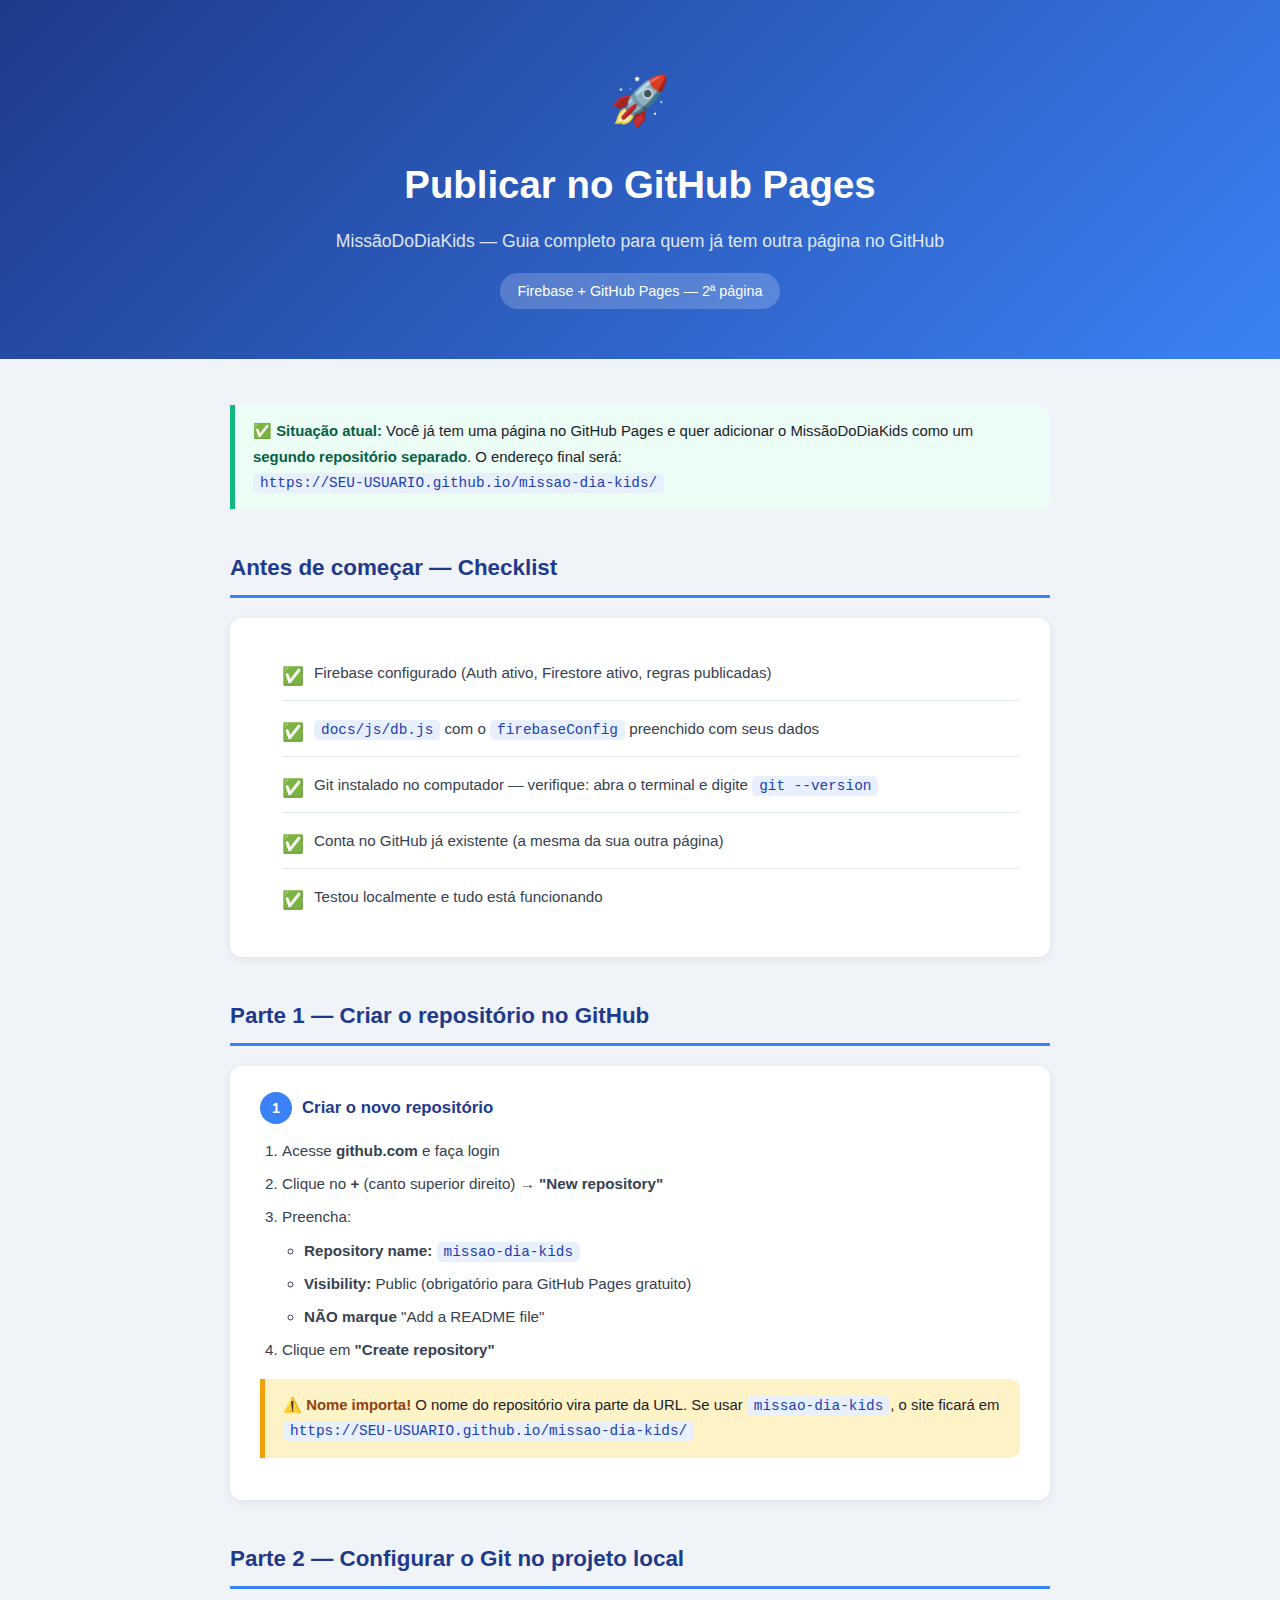
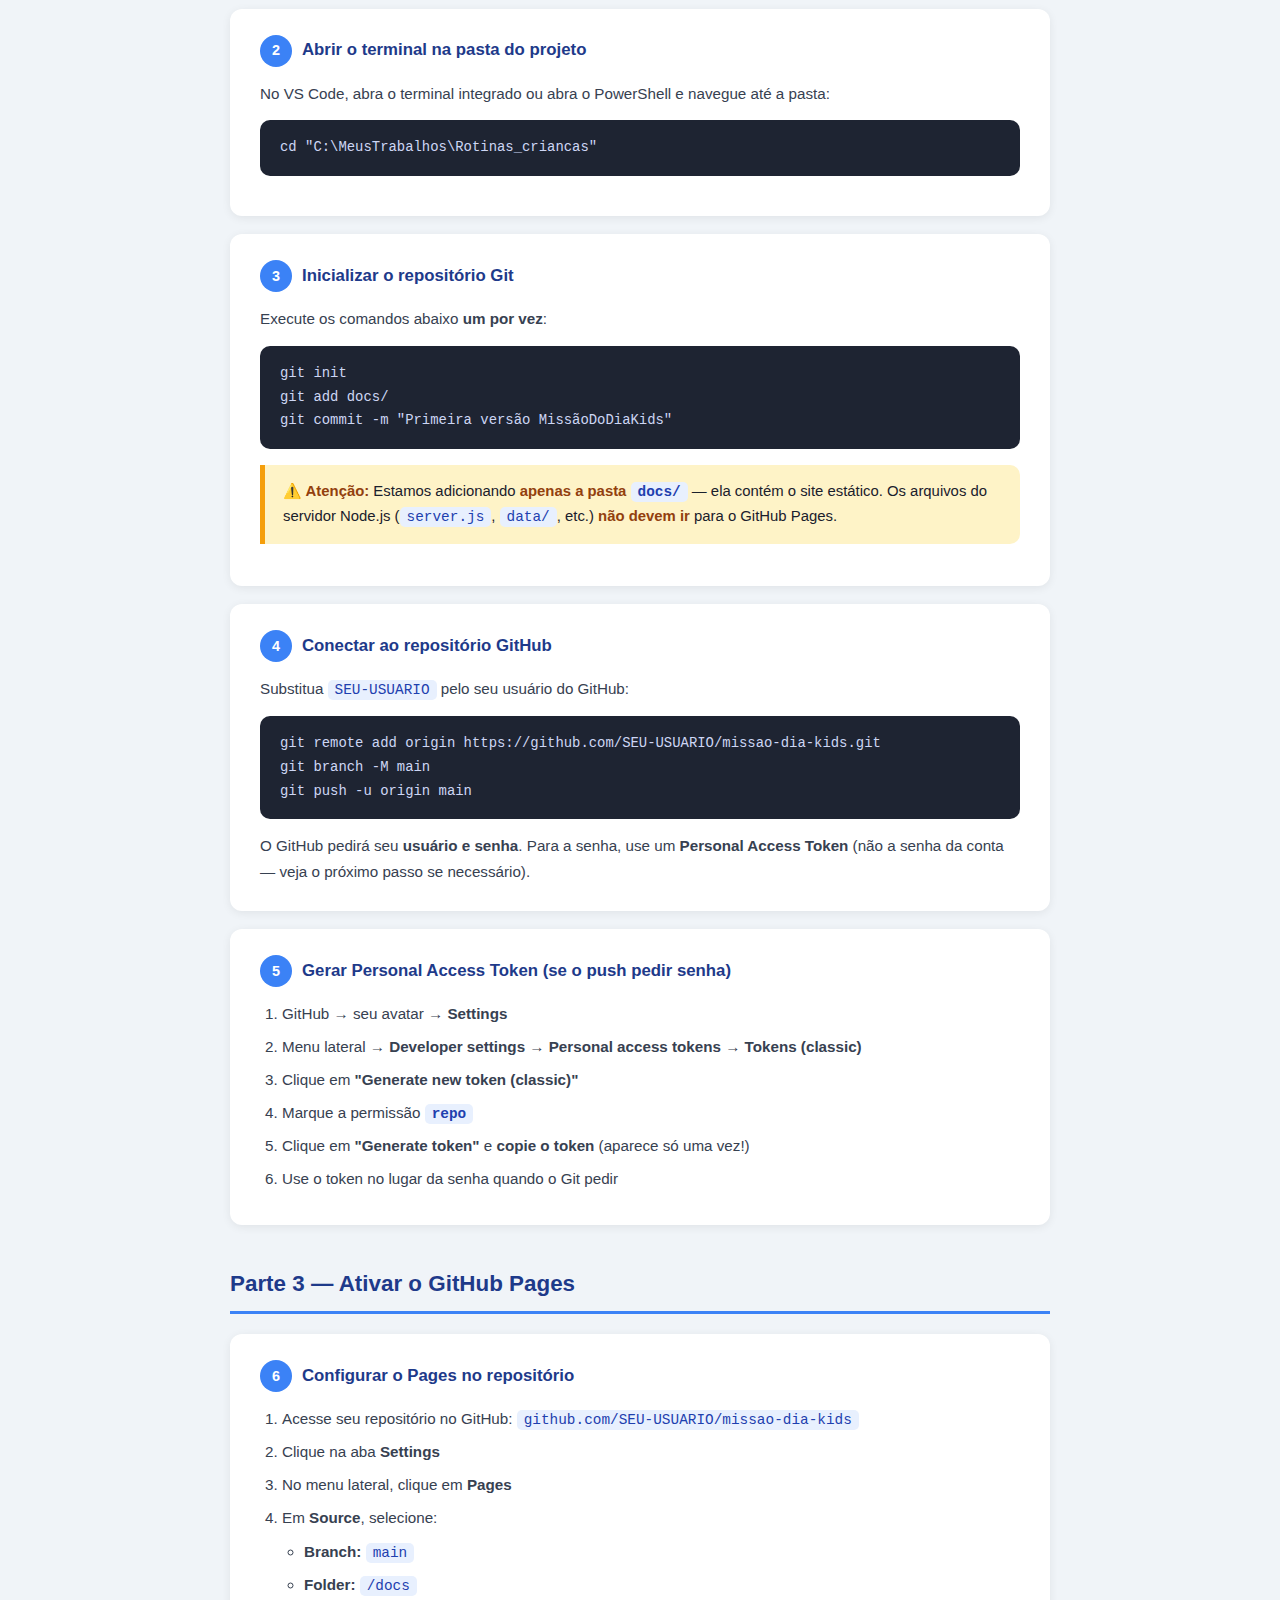
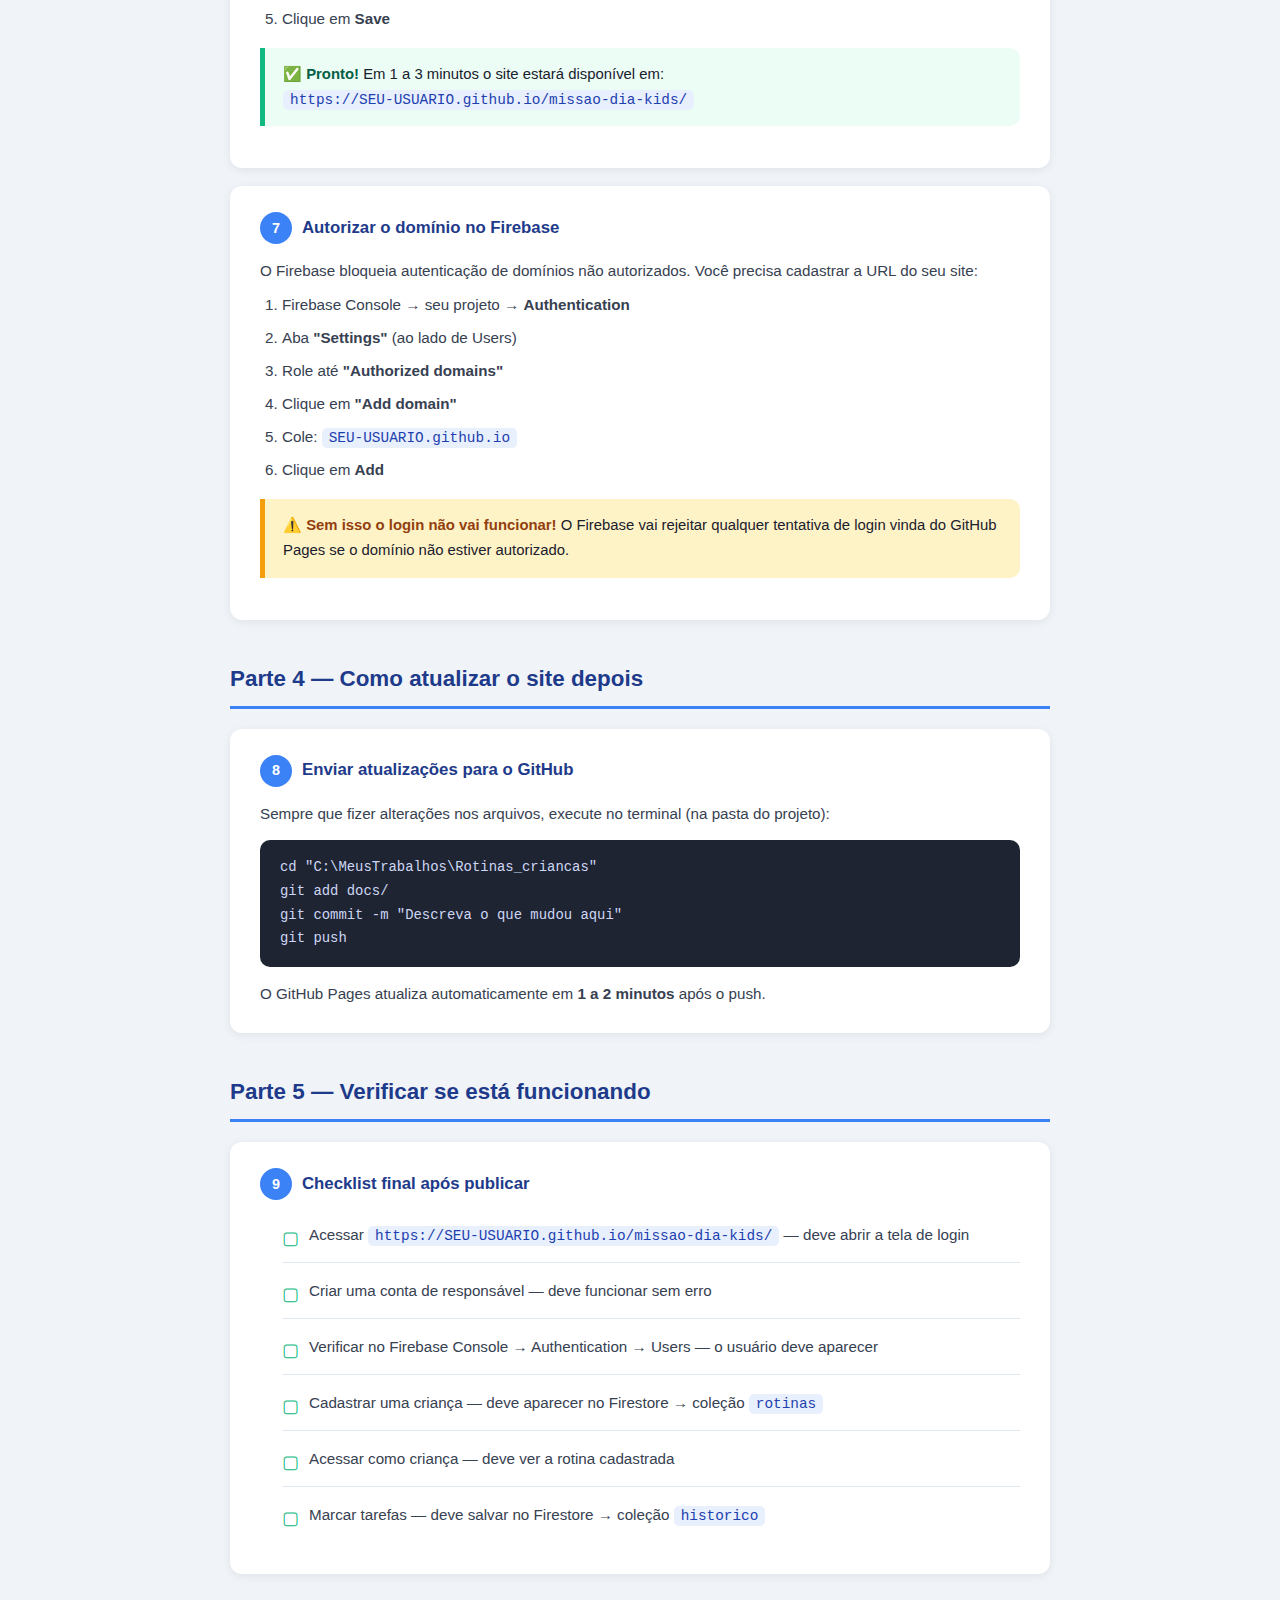
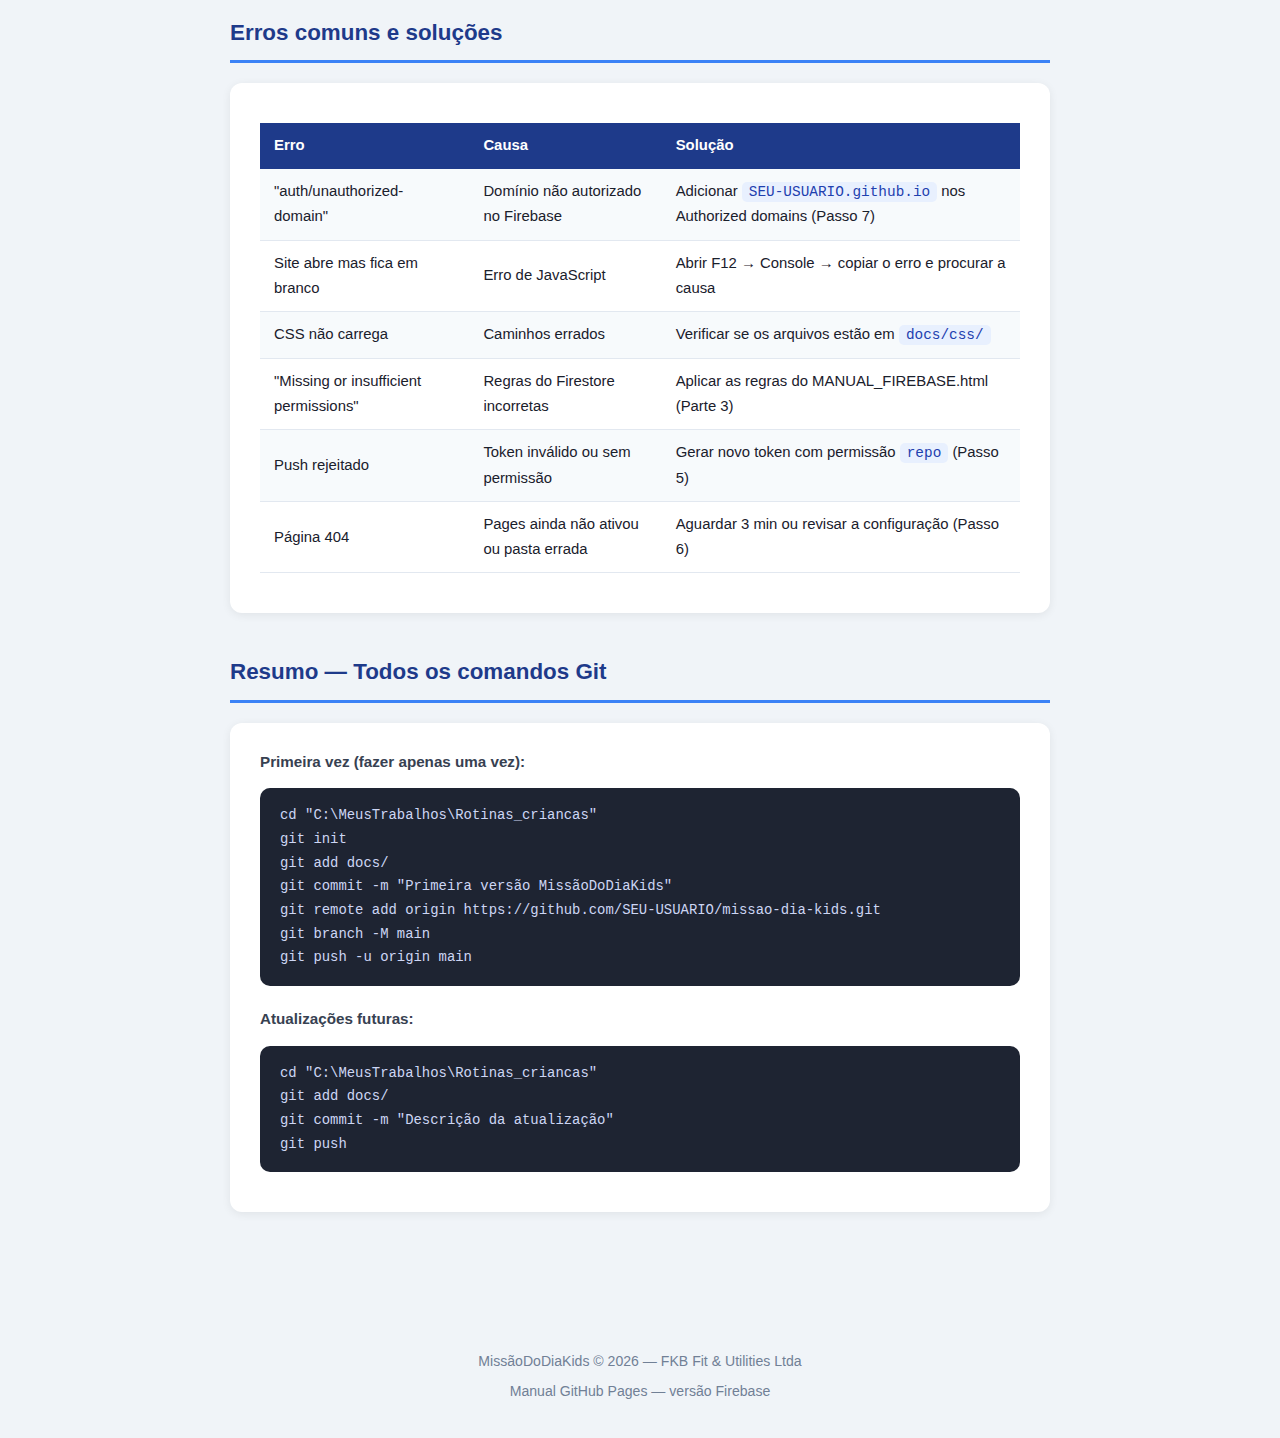
<file: MANUAL_GITHUB_PAGES.html>
﻿<!DOCTYPE html>
<html lang="pt-BR">
<head>
<meta charset="UTF-8">
<meta name="viewport" content="width=device-width, initial-scale=1.0">
<title>Manual — Publicar MissãoDoDiaKids no GitHub Pages</title>
<style>
  * { box-sizing: border-box; margin: 0; padding: 0; }
  body { font-family: "Segoe UI", Arial, sans-serif; background: #f0f4f8; color: #1a202c; line-height: 1.7; }
  .capa { background: linear-gradient(135deg, #1e3a8a 0%, #3b82f6 100%); color: white; text-align: center; padding: 60px 20px 50px; }
  .capa h1 { font-size: 2.4rem; margin-bottom: 10px; }
  .capa p  { font-size: 1.1rem; opacity: .85; margin-top: 10px; }
  .badge   { display: inline-block; background: rgba(255,255,255,.2); border-radius: 20px; padding: 6px 18px; margin-top: 16px; font-size: .9rem; }
  .wrapper { max-width: 860px; margin: 0 auto; padding: 30px 20px 80px; }
  .secao-titulo { font-size: 1.4rem; color: #1e3a8a; border-bottom: 3px solid #3b82f6; padding-bottom: 8px; margin: 40px 0 20px; }
  .card { background: white; border-radius: 12px; padding: 26px 30px; margin-bottom: 18px; box-shadow: 0 2px 10px rgba(0,0,0,.07); }
  .card h3 { display: flex; align-items: center; gap: 10px; font-size: 1.05rem; color: #1e3a8a; margin-bottom: 14px; }
  .num { background: #3b82f6; color: white; min-width: 32px; height: 32px; border-radius: 50%; display: flex; align-items: center; justify-content: center; font-weight: bold; font-size: .9rem; }
  .card p, .card li { font-size: .95rem; color: #374151; }
  .card ul, .card ol { padding-left: 22px; margin-top: 8px; }
  .card li { margin-bottom: 7px; }
  pre { background: #1e2432; color: #cdd6f4; border-radius: 10px; padding: 16px 20px; overflow-x: auto; margin: 14px 0; font-size: .87rem; line-height: 1.7; }
  code { background: #e8f0fe; color: #1e40af; padding: 2px 7px; border-radius: 5px; font-family: Consolas, monospace; font-size: .9rem; }
  .alerta { background: #fef3c7; border-left: 5px solid #f59e0b; border-radius: 0 10px 10px 0; padding: 14px 18px; margin: 16px 0; font-size: .93rem; }
  .alerta strong { color: #92400e; }
  .ok { background: #ecfdf5; border-left: 5px solid #10b981; border-radius: 0 10px 10px 0; padding: 14px 18px; margin: 16px 0; font-size: .93rem; }
  .ok strong { color: #065f46; }
  .checklist { list-style: none; padding: 0; }
  .checklist li { padding: 8px 0; border-bottom: 1px solid #e2e8f0; display: flex; gap: 10px; align-items: flex-start; }
  .checklist li:last-child { border-bottom: none; }
  .check { color: #10b981; font-size: 1.1rem; margin-top: 2px; }
  table { width: 100%; border-collapse: collapse; margin: 14px 0; font-size: .93rem; }
  th { background: #1e3a8a; color: white; padding: 10px 14px; text-align: left; }
  td { padding: 10px 14px; border-bottom: 1px solid #e2e8f0; }
  tr:nth-child(even) td { background: #f7fafc; }
  footer { text-align: center; padding: 40px 20px; color: #718096; font-size: .88rem; }
  @media (max-width: 600px) { .capa h1 { font-size: 1.7rem; } .card { padding: 18px; } pre { font-size: .8rem; } }
</style>
</head>
<body>

<div class="capa">
  <div style="font-size:3rem; margin-bottom:10px;">🚀</div>
  <h1>Publicar no GitHub Pages</h1>
  <p>MissãoDoDiaKids — Guia completo para quem já tem outra página no GitHub</p>
  <div class="badge">Firebase + GitHub Pages — 2ª página</div>
</div>

<div class="wrapper">

  <div class="ok">
    <strong>✅ Situação atual:</strong> Você já tem uma página no GitHub Pages e quer adicionar o MissãoDoDiaKids como um <strong>segundo repositório separado</strong>. O endereço final será:<br>
    <code>https://SEU-USUARIO.github.io/missao-dia-kids/</code>
  </div>

  <!-- PRÉ-REQUISITOS -->
  <h2 class="secao-titulo">Antes de começar — Checklist</h2>
  <div class="card">
    <ul class="checklist">
      <li><span class="check">✅</span><span>Firebase configurado (Auth ativo, Firestore ativo, regras publicadas)</span></li>
      <li><span class="check">✅</span><span><code>docs/js/db.js</code> com o <code>firebaseConfig</code> preenchido com seus dados</span></li>
      <li><span class="check">✅</span><span>Git instalado no computador — verifique: abra o terminal e digite <code>git --version</code></span></li>
      <li><span class="check">✅</span><span>Conta no GitHub já existente (a mesma da sua outra página)</span></li>
      <li><span class="check">✅</span><span>Testou localmente e tudo está funcionando</span></li>
    </ul>
  </div>

  <!-- PARTE 1 — CRIAR REPOSITÓRIO -->
  <h2 class="secao-titulo">Parte 1 — Criar o repositório no GitHub</h2>

  <div class="card">
    <h3><div class="num">1</div> Criar o novo repositório</h3>
    <ol>
      <li>Acesse <strong>github.com</strong> e faça login</li>
      <li>Clique no <strong>+</strong> (canto superior direito) → <strong>"New repository"</strong></li>
      <li>Preencha:
        <ul>
          <li><strong>Repository name:</strong> <code>missao-dia-kids</code></li>
          <li><strong>Visibility:</strong> Public (obrigatório para GitHub Pages gratuito)</li>
          <li><strong>NÃO marque</strong> "Add a README file"</li>
        </ul>
      </li>
      <li>Clique em <strong>"Create repository"</strong></li>
    </ol>
    <div class="alerta"><strong>⚠️ Nome importa!</strong> O nome do repositório vira parte da URL. Se usar <code>missao-dia-kids</code>, o site ficará em <code>https://SEU-USUARIO.github.io/missao-dia-kids/</code></div>
  </div>

  <!-- PARTE 2 — CONFIGURAR GIT LOCAL -->
  <h2 class="secao-titulo">Parte 2 — Configurar o Git no projeto local</h2>

  <div class="card">
    <h3><div class="num">2</div> Abrir o terminal na pasta do projeto</h3>
    <p>No VS Code, abra o terminal integrado ou abra o PowerShell e navegue até a pasta:</p>
    <pre>cd "C:\MeusTrabalhos\Rotinas_criancas"</pre>
  </div>

  <div class="card">
    <h3><div class="num">3</div> Inicializar o repositório Git</h3>
    <p>Execute os comandos abaixo <strong>um por vez</strong>:</p>
    <pre>git init
git add docs/
git commit -m "Primeira versão MissãoDoDiaKids"</pre>
    <div class="alerta"><strong>⚠️ Atenção:</strong> Estamos adicionando <strong>apenas a pasta <code>docs/</code></strong> — ela contém o site estático. Os arquivos do servidor Node.js (<code>server.js</code>, <code>data/</code>, etc.) <strong>não devem ir</strong> para o GitHub Pages.</div>
  </div>

  <div class="card">
    <h3><div class="num">4</div> Conectar ao repositório GitHub</h3>
    <p>Substitua <code>SEU-USUARIO</code> pelo seu usuário do GitHub:</p>
    <pre>git remote add origin https://github.com/SEU-USUARIO/missao-dia-kids.git
git branch -M main
git push -u origin main</pre>
    <p style="margin-top:12px;">O GitHub pedirá seu <strong>usuário e senha</strong>. Para a senha, use um <strong>Personal Access Token</strong> (não a senha da conta — veja o próximo passo se necessário).</p>
  </div>

  <div class="card">
    <h3><div class="num">5</div> Gerar Personal Access Token (se o push pedir senha)</h3>
    <ol>
      <li>GitHub → seu avatar → <strong>Settings</strong></li>
      <li>Menu lateral → <strong>Developer settings</strong> → <strong>Personal access tokens</strong> → <strong>Tokens (classic)</strong></li>
      <li>Clique em <strong>"Generate new token (classic)"</strong></li>
      <li>Marque a permissão <strong><code>repo</code></strong></li>
      <li>Clique em <strong>"Generate token"</strong> e <strong>copie o token</strong> (aparece só uma vez!)</li>
      <li>Use o token no lugar da senha quando o Git pedir</li>
    </ol>
  </div>

  <!-- PARTE 3 — ATIVAR GITHUB PAGES -->
  <h2 class="secao-titulo">Parte 3 — Ativar o GitHub Pages</h2>

  <div class="card">
    <h3><div class="num">6</div> Configurar o Pages no repositório</h3>
    <ol>
      <li>Acesse seu repositório no GitHub: <code>github.com/SEU-USUARIO/missao-dia-kids</code></li>
      <li>Clique na aba <strong>Settings</strong></li>
      <li>No menu lateral, clique em <strong>Pages</strong></li>
      <li>Em <strong>Source</strong>, selecione:
        <ul>
          <li><strong>Branch:</strong> <code>main</code></li>
          <li><strong>Folder:</strong> <code>/docs</code></li>
        </ul>
      </li>
      <li>Clique em <strong>Save</strong></li>
    </ol>
    <div class="ok"><strong>✅ Pronto!</strong> Em 1 a 3 minutos o site estará disponível em:<br><code>https://SEU-USUARIO.github.io/missao-dia-kids/</code></div>
  </div>

  <div class="card">
    <h3><div class="num">7</div> Autorizar o domínio no Firebase</h3>
    <p>O Firebase bloqueia autenticação de domínios não autorizados. Você precisa cadastrar a URL do seu site:</p>
    <ol>
      <li>Firebase Console → seu projeto → <strong>Authentication</strong></li>
      <li>Aba <strong>"Settings"</strong> (ao lado de Users)</li>
      <li>Role até <strong>"Authorized domains"</strong></li>
      <li>Clique em <strong>"Add domain"</strong></li>
      <li>Cole: <code>SEU-USUARIO.github.io</code></li>
      <li>Clique em <strong>Add</strong></li>
    </ol>
    <div class="alerta"><strong>⚠️ Sem isso o login não vai funcionar!</strong> O Firebase vai rejeitar qualquer tentativa de login vinda do GitHub Pages se o domínio não estiver autorizado.</div>
  </div>

  <!-- PARTE 4 — ATUALIZAR -->
  <h2 class="secao-titulo">Parte 4 — Como atualizar o site depois</h2>

  <div class="card">
    <h3><div class="num">8</div> Enviar atualizações para o GitHub</h3>
    <p>Sempre que fizer alterações nos arquivos, execute no terminal (na pasta do projeto):</p>
    <pre>cd "C:\MeusTrabalhos\Rotinas_criancas"
git add docs/
git commit -m "Descreva o que mudou aqui"
git push</pre>
    <p style="margin-top: 12px;">O GitHub Pages atualiza automaticamente em <strong>1 a 2 minutos</strong> após o push.</p>
  </div>

  <!-- PARTE 5 — VERIFICAR -->
  <h2 class="secao-titulo">Parte 5 — Verificar se está funcionando</h2>

  <div class="card">
    <h3><div class="num">9</div> Checklist final após publicar</h3>
    <ul class="checklist">
      <li><span class="check">▢</span><span>Acessar <code>https://SEU-USUARIO.github.io/missao-dia-kids/</code> — deve abrir a tela de login</span></li>
      <li><span class="check">▢</span><span>Criar uma conta de responsável — deve funcionar sem erro</span></li>
      <li><span class="check">▢</span><span>Verificar no Firebase Console → Authentication → Users — o usuário deve aparecer</span></li>
      <li><span class="check">▢</span><span>Cadastrar uma criança — deve aparecer no Firestore → coleção <code>rotinas</code></span></li>
      <li><span class="check">▢</span><span>Acessar como criança — deve ver a rotina cadastrada</span></li>
      <li><span class="check">▢</span><span>Marcar tarefas — deve salvar no Firestore → coleção <code>historico</code></span></li>
    </ul>
  </div>

  <!-- ERROS COMUNS -->
  <h2 class="secao-titulo">Erros comuns e soluções</h2>

  <div class="card">
    <table>
      <tr><th>Erro</th><th>Causa</th><th>Solução</th></tr>
      <tr><td>"auth/unauthorized-domain"</td><td>Domínio não autorizado no Firebase</td><td>Adicionar <code>SEU-USUARIO.github.io</code> nos Authorized domains (Passo 7)</td></tr>
      <tr><td>Site abre mas fica em branco</td><td>Erro de JavaScript</td><td>Abrir F12 → Console → copiar o erro e procurar a causa</td></tr>
      <tr><td>CSS não carrega</td><td>Caminhos errados</td><td>Verificar se os arquivos estão em <code>docs/css/</code></td></tr>
      <tr><td>"Missing or insufficient permissions"</td><td>Regras do Firestore incorretas</td><td>Aplicar as regras do MANUAL_FIREBASE.html (Parte 3)</td></tr>
      <tr><td>Push rejeitado</td><td>Token inválido ou sem permissão</td><td>Gerar novo token com permissão <code>repo</code> (Passo 5)</td></tr>
      <tr><td>Página 404</td><td>Pages ainda não ativou ou pasta errada</td><td>Aguardar 3 min ou revisar a configuração (Passo 6)</td></tr>
    </table>
  </div>

  <!-- RESUMO DOS COMANDOS -->
  <h2 class="secao-titulo">Resumo — Todos os comandos Git</h2>
  <div class="card">
    <p><strong>Primeira vez (fazer apenas uma vez):</strong></p>
    <pre>cd "C:\MeusTrabalhos\Rotinas_criancas"
git init
git add docs/
git commit -m "Primeira versão MissãoDoDiaKids"
git remote add origin https://github.com/SEU-USUARIO/missao-dia-kids.git
git branch -M main
git push -u origin main</pre>

    <p style="margin-top: 20px;"><strong>Atualizações futuras:</strong></p>
    <pre>cd "C:\MeusTrabalhos\Rotinas_criancas"
git add docs/
git commit -m "Descrição da atualização"
git push</pre>
  </div>

</div>

<footer>
  <p>MissãoDoDiaKids &copy; 2026 — FKB Fit & Utilities Ltda</p>
  <p style="margin-top: 6px;">Manual GitHub Pages — versão Firebase</p>
</footer>

</body>
</html>
</file>
